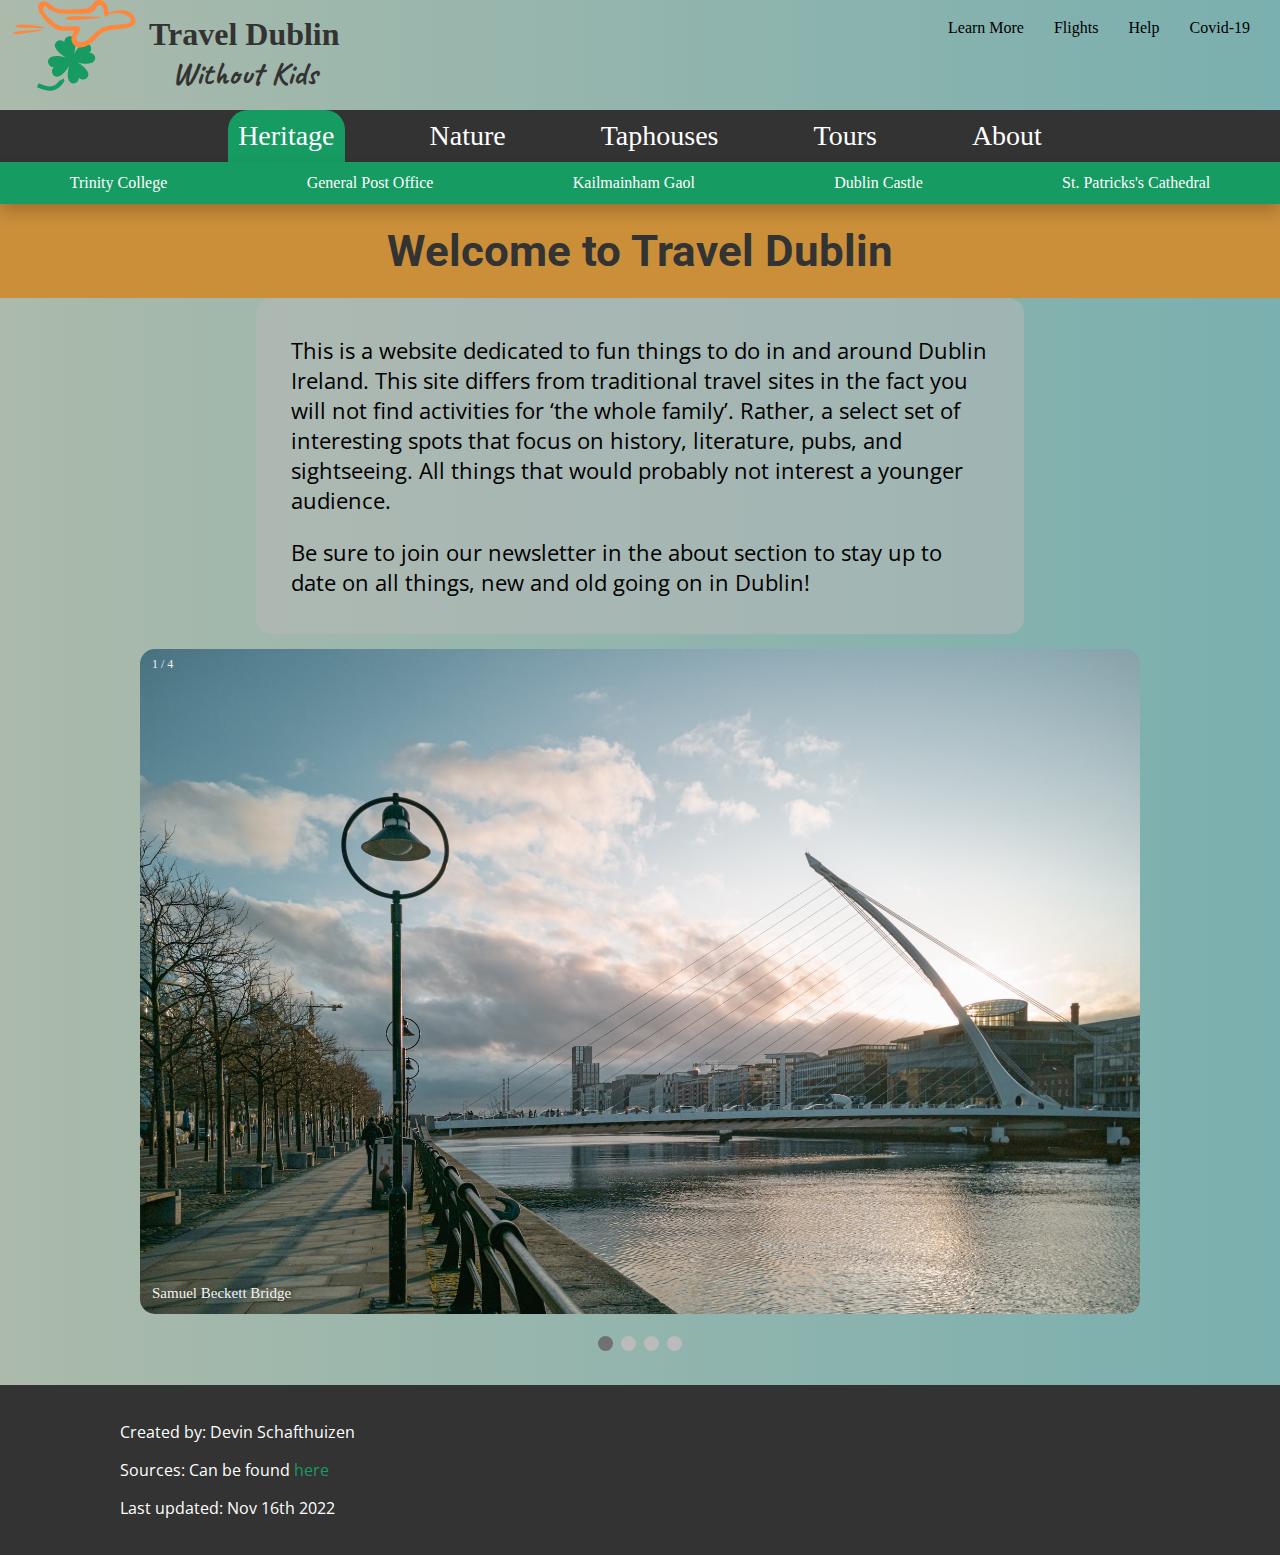
<file: index.html>
<!DOCTYPE html>

<html lang="en">

<head>
    <title>Dublin Guidebook</title>
    <meta charset="UTF-8">
    <meta name="viewport" content="width=device-width, initial-scale=1">

    <link rel="stylesheet" href="css/viewport_styles.css">
    <link rel="stylesheet" href="css/nav_styles.css">
    <link rel="stylesheet" href="css/index_styles.css">

    <link rel="preconnect" href="https://fonts.googleapis.com">
    <link rel="preconnect" href="https://fonts.gstatic.com" crossorigin>
    <link href="https://fonts.googleapis.com/css2?family=Caveat&family=Open+Sans&family=Roboto&display=swap"
        rel="stylesheet">
</head>

<body onload="sawpSubNav(0)">
    <header>
        <div class="icon">
            <a href="index.html"><img src="images/logo.svg" alt="Logo"></a>
            <h2>Travel Dublin<br>
                <!-- code by Jeff Puckett from: https://stackoverflow.com/questions/6846448/two-lines-in-h1-tag -->
                <span class="cursive"> Without Kids</span>
            </h2>
        </div>

        <div class="header-links">
            <a href="About.html#news">Learn More</a>
            <a
                href="https://www.google.com/travel/flights/search?tfs=CBwQAhooagwIAxIIL20vMGg3aDYSCjIwMjMtMDEtMjVyDAgDEggvbS8wMmNmdBooagwIAxIIL20vMDJjZnQSCjIwMjMtMDItMDFyDAgDEggvbS8waDdoNnABggELCP___________wFAAUgBmAEB">Flights</a>
            <a href="https://travel.gc.ca/destinations/ireland">Help</a>
            <a href="https://www.citizensinformation.ie/en/covid19/living_with_covid19_plan.html">Covid-19</a>
        </div>
    </header>


    <nav id="full-nav" class="navbar-grid">
        <ul id="navbar">
            <li id="Nav1">
                <a class="dropdown">Heritage</a>
            </li>
            <li id="Nav2">
                <a class="dropdown">Nature</a>
            </li>
            <li id="Nav3">
                <a class="dropdown">Taphouses</a>
            </li>
            <li id="Nav4">
                <a class="dropdown">Tours</a>
            </li>
            <li id="Nav5">
                <a class="dropdown">About</a>
            </li>
        </ul>

        <ul id="sub-nav">
            <!-- Sub nav drop down menu -->
            <li id="Dropdown1" class="dropdown-content">
                <a href="Heritage.html#trinity">Trinity College</a>
                <a href="Heritage.html#GPO">General Post Office</a>
                <a href="Heritage.html#prision"> Kailmainham Gaol</a>
                <a href="Heritage.html#castle"> Dublin Castle</a>
                <a href="Heritage.html#cathedral"> St. Patricks's Cathedral</a>
            </li>

            <li id="Dropdown2" class="dropdown-content">
                <a href="Nature.html#cliffs">Cliffs of Moher</a>
                <a href="Nature.html#causeway">Gaints Causeway</a>
                <a href="Nature.html#kerry">Ring of Kerry</a>
                <a href="Nature.html#hedges">The Dark Hedges</a>
            </li>

            <li id="Dropdown3" class="dropdown-content">
                <a href="Taphouses.html#Jameson">Jameson Whisky Distillery</a>
                <a href="Taphouses.html#Guinness">Guinness Brewery</a>
                <a href="Taphouses.html#Duke">The Duke Pub</a>
                <a href="Taphouses.html#Brazen">The Brazen Head</a>
                <a href="Taphouses.html#Gravediggers">The Gravediggers</a>
            </li>

            <li id="Dropdown4" class="dropdown-content">
                <a href="Tours.html#musical">Musical Pub Crawl</a>
                <a href="Tours.html#literary">Literary Pub Crawl</a>
                <a href="Tours.html#dodublin">DoDublin Tour Buses</a>
                <a href="Tours.html#bike">Lazy Bike Tours</a>
                <a href="Tours.html#running">Go! Running Tours</a>
            </li>

            <li id="Dropdown5" class="dropdown-content">
                <a href="About.html#news">Newsletter Signup </a>
                <a href="About.html#sources">Sources</a>
                <a href="About.html#thanks">Special Thanks</a>
            </li>
        </ul>
    </nav>

    <section class="page-title">
        <h1>Welcome to Travel Dublin</h1>
    </section>

    <div class="site-description">
        <p>
            This is a website dedicated to fun things to do in and around Dublin Ireland. This site differs from
            traditional travel sites in the fact you will not find activities for ‘the whole family’. Rather, a select
            set of interesting spots that focus on history, literature, pubs, and sightseeing. All things that would
            probably not interest a younger audience.</p>

        <p>
            Be sure to join our newsletter in the about section to stay up to date on all things, new and old going on
            in Dublin!
        </p>
    </div>

    <!-- Code by W3schools from: https://www.w3schools.com/w3css/w3css_slideshow.asp -->
    <div class="slideshow-container">
        <div class="mySlides fade">
            <div class="numbertext">1 / 4</div>
            <img src="images/Index/index_01.jpg" alt="Samuel Beckett Bridge">
            <div class="text">Samuel Beckett Bridge</div>
        </div>

        <div class="mySlides fade">
            <div class="numbertext">2 / 4</div>
            <img src="images/Index/index_02.jpg" alt="Temple Bar">
            <div class="text">Temple Bar</div>
        </div>

        <div class="mySlides fade">
            <div class="numbertext">3 / 4</div>
            <img src="images/Index/index_03.jpg" alt="Trinity College">
            <div class="text">Trinity College</div>
        </div>

        <div class="mySlides fade">
            <div class="numbertext">4 / 4</div>
            <img src="images/Index/index_04.jpg" alt="Cliffs of Moher">
            <div class="text">Cliffs of Moher</div>
        </div>

    </div>
    <br>

    <div style="text-align:center">
        <span class="dot"></span>
        <span class="dot"></span>
        <span class="dot"></span>
        <span class="dot"></span>
    </div>

    <footer>
        <p>Created by: Devin Schafthuizen</p>
        <p>Sources: Can be found <a href="About.html#sources">here</a></p>
        <p>Last updated: Nov 16th 2022</p>
    </footer>



    <script>
        const nav = ["Nav1", "Nav2", "Nav3", "Nav4", "Nav5"];
        const drop = ["Dropdown1", "Dropdown2", "Dropdown3", "Dropdown4", "Dropdown5"];
        const pages = ["Heritage.html", "Nature.html", "Taphouses.html", "Tours.html", "About.html"];

        function sawpSubNav(active) {
            for (let i = 0; i < nav.length; i++) {
                if (i == active) {
                    if (document.getElementById(nav[i]).classList.contains("highlight")) {
                        window.location.href = pages[i];
                    }
                    /* code by W3schools from: https://www.w3schools.com/jsref/event_onclick.asp  */
                    document.getElementById(nav[i]).classList.add("highlight");
                    document.getElementById(drop[i]).classList.add("show-sub-nav");
                } else {
                    document.getElementById(nav[i]).classList.remove("highlight");
                    document.getElementById(drop[i]).classList.remove("show-sub-nav");
                }
            }
        }

        document.getElementById("Nav1").onclick = function () { sawpSubNav(0) };
        document.getElementById("Nav2").onclick = function () { sawpSubNav(1) };
        document.getElementById("Nav3").onclick = function () { sawpSubNav(2) };
        document.getElementById("Nav4").onclick = function () { sawpSubNav(3) };
        document.getElementById("Nav5").onclick = function () { sawpSubNav(4) };

        /* code by W3schools from: https://www.w3schools.com/howto/howto_js_navbar_sticky.asp */
        window.onscroll = function () { stickyNavFunction() };

        var navbar = document.getElementById("full-nav");
        var sticky = navbar.offsetTop;

        function stickyNavFunction() {
            if (window.pageYOffset >= sticky) {
                navbar.classList.add("sticky")
            } else {
                navbar.classList.remove("sticky");
            }
        }

        // Code by W3schools from: https://www.w3schools.com/w3css/w3css_slideshow.asp
        let slideIndex = 0;
        showSlides();
        function showSlides() {
            let i;
            let slides = document.getElementsByClassName("mySlides");
            let dots = document.getElementsByClassName("dot");
            for (i = 0; i < slides.length; i++) {
                slides[i].style.display = "none";
            }
            slideIndex++;
            if (slideIndex > slides.length) { slideIndex = 1 }
            for (i = 0; i < dots.length; i++) {
                dots[i].className = dots[i].className.replace(" active-dot", "");
            }
            slides[slideIndex - 1].style.display = "block";
            dots[slideIndex - 1].className += " active-dot";
            setTimeout(showSlides, 3000); // Change image every 3 seconds
        }
    </script>

</body>

</html>
</file>
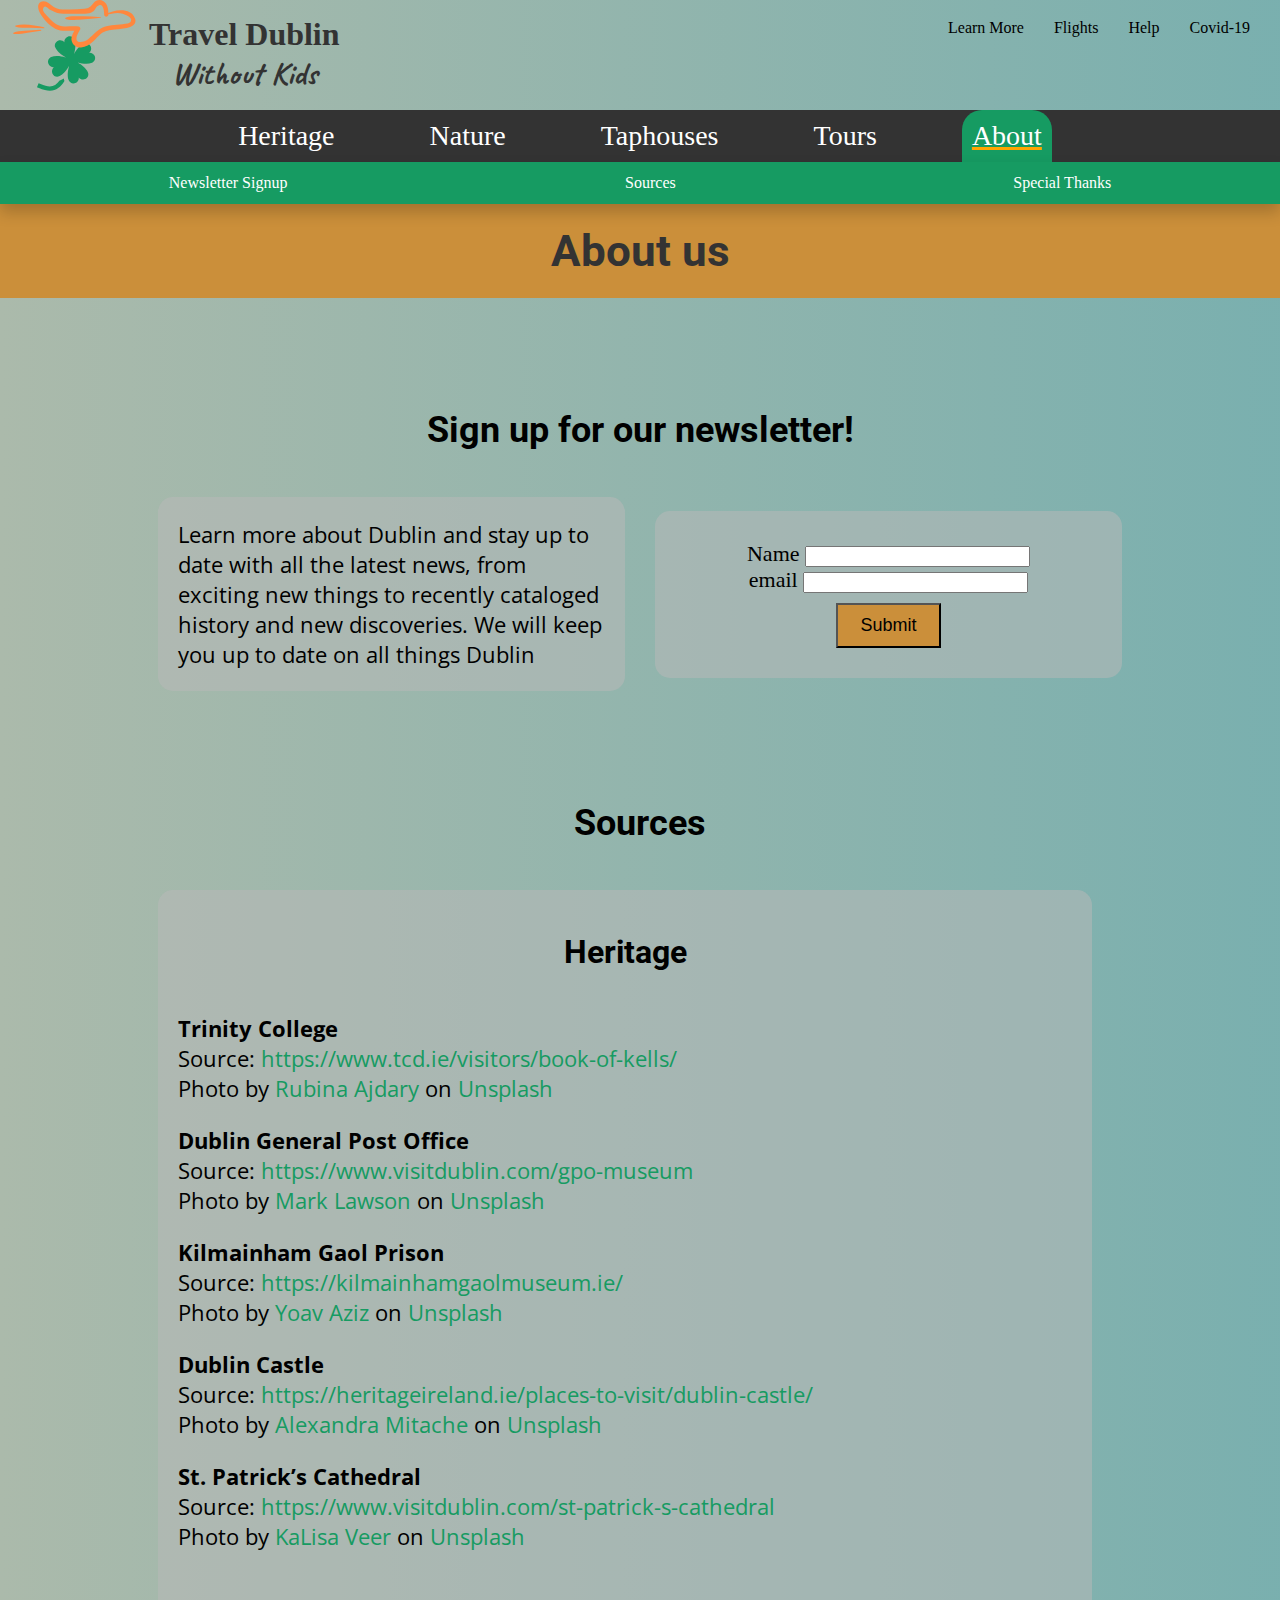
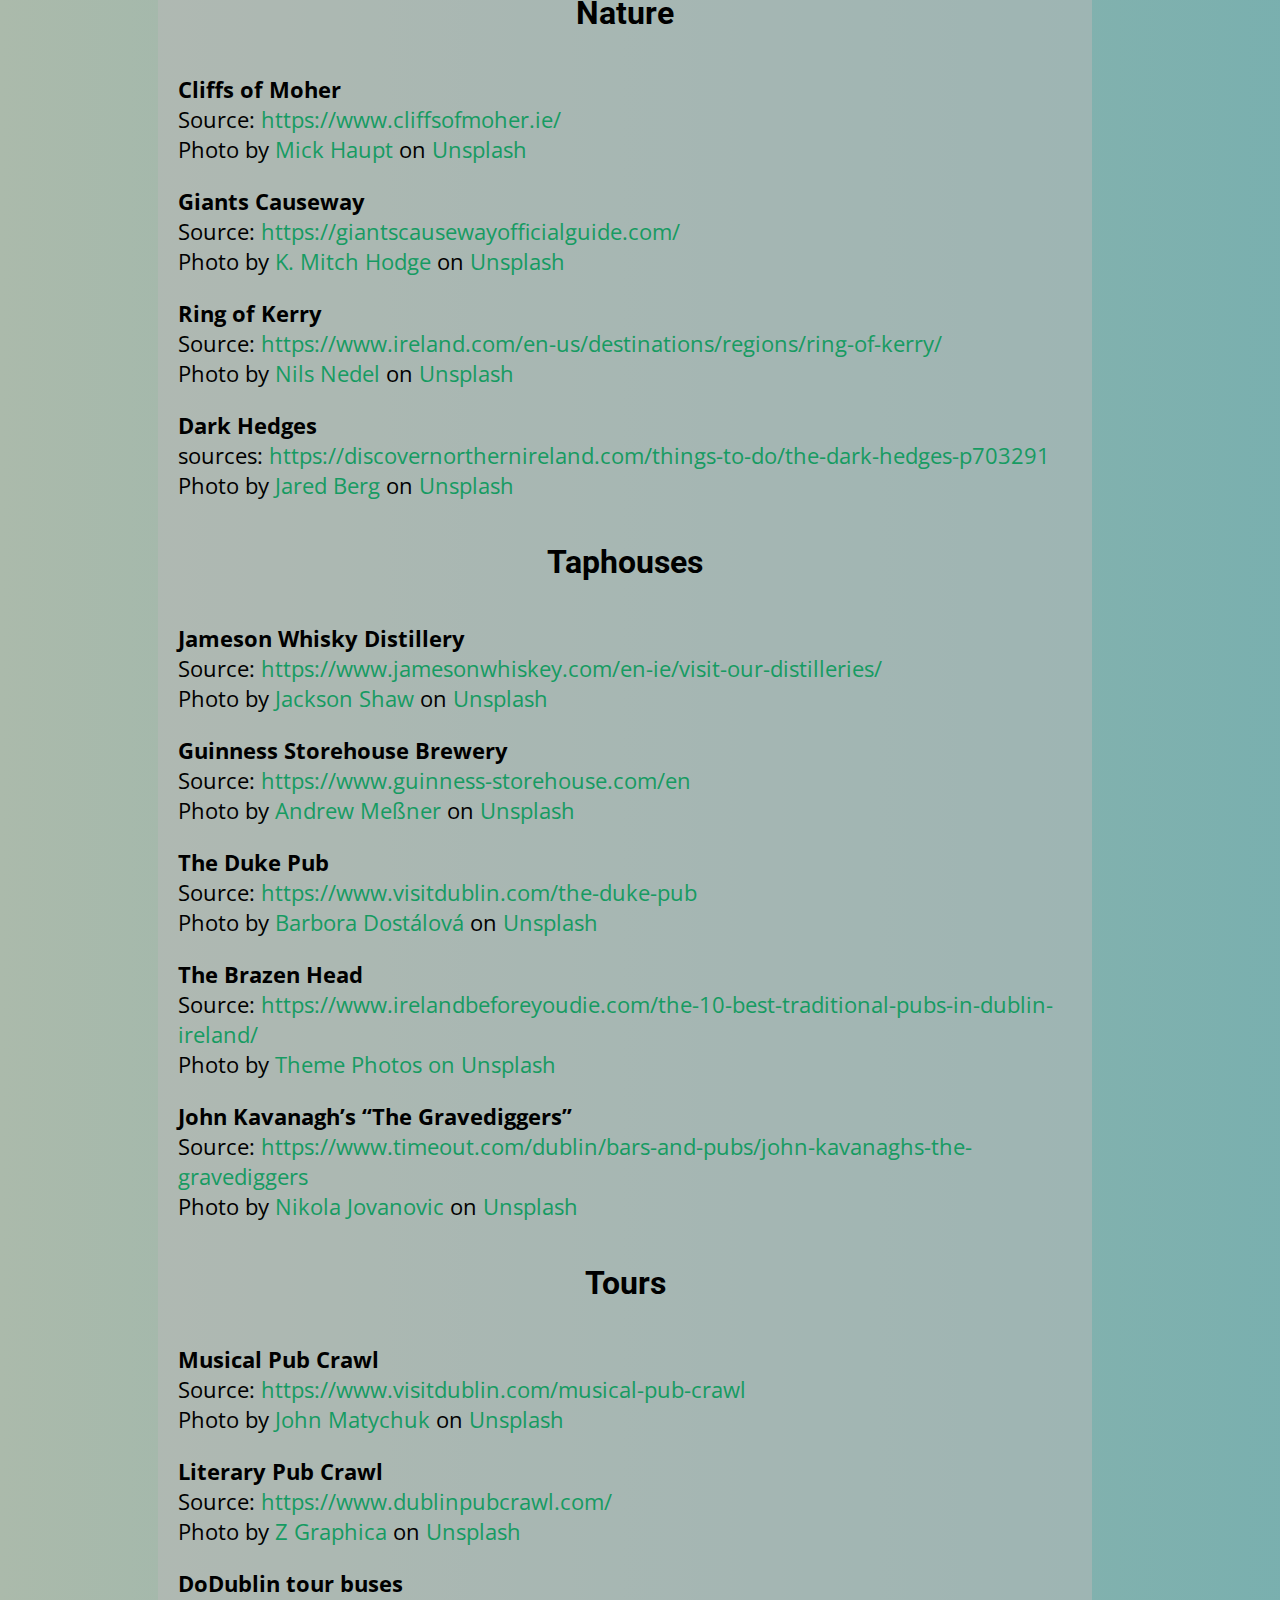
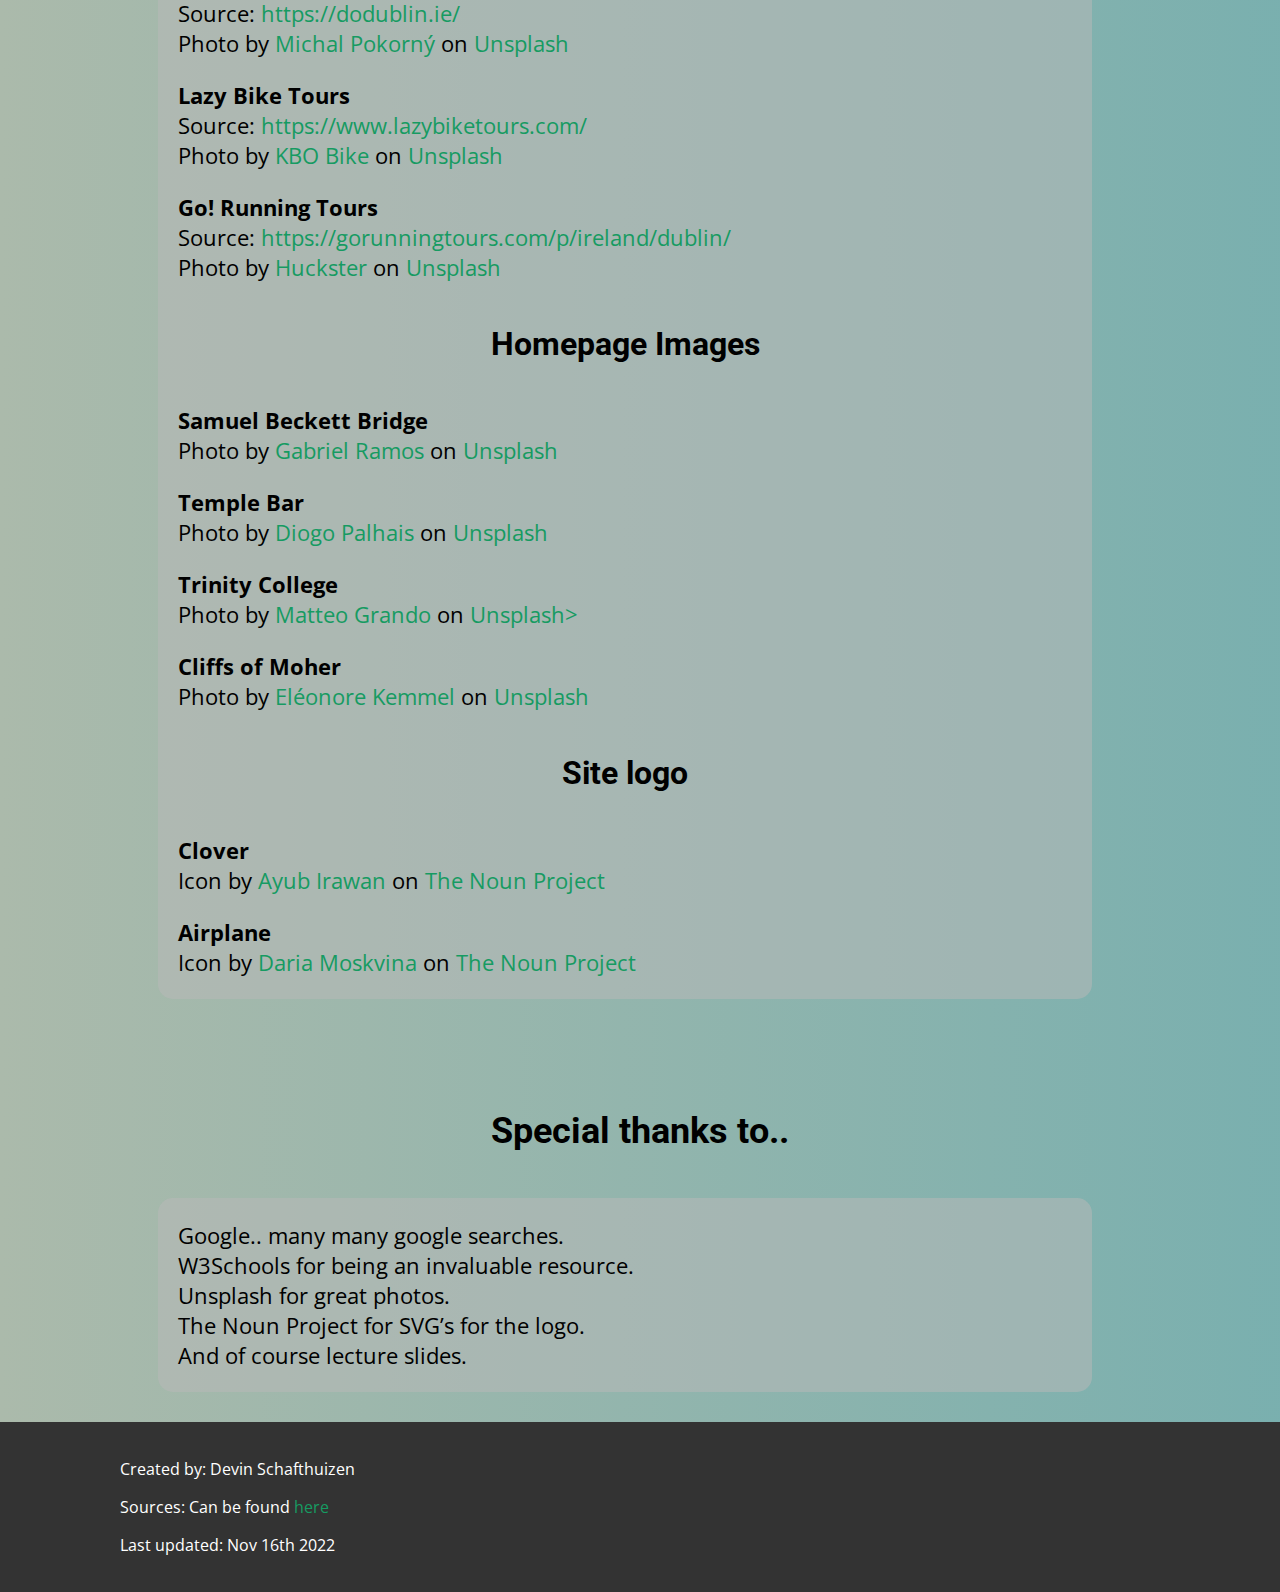
<file: About.html>
<!DOCTYPE html>

<html lang="en">

<head>
    <title>Dublin Guidebook</title>
    <meta charset="UTF-8">
    <meta name="viewport" content="width=device-width, initial-scale=1">

    <link rel="stylesheet" href="css/viewport_styles.css">
    <link rel="stylesheet" href="css/nav_styles.css">
    <link rel="stylesheet" href="css/content_box_styles.css">

    <link rel="preconnect" href="https://fonts.googleapis.com">
    <link rel="preconnect" href="https://fonts.gstatic.com" crossorigin>
    <link href="https://fonts.googleapis.com/css2?family=Caveat&family=Open+Sans&family=Roboto&display=swap"
        rel="stylesheet">
</head>

<body onload="sawpSubNav(4)">
    <header>
        <div class="icon">
            <a href="index.html"><img src="images/logo.svg" alt="Logo"></a>
            <h2>Travel Dublin<br>
                <!-- code by Jeff Puckett from: https://stackoverflow.com/questions/6846448/two-lines-in-h1-tag -->
                <span class="cursive"> Without Kids</span>
            </h2>
        </div>

        <div class="header-links">
            <a href="About.html#news">Learn More</a>
            <a
                href="https://www.google.com/travel/flights/search?tfs=CBwQAhooagwIAxIIL20vMGg3aDYSCjIwMjMtMDEtMjVyDAgDEggvbS8wMmNmdBooagwIAxIIL20vMDJjZnQSCjIwMjMtMDItMDFyDAgDEggvbS8waDdoNnABggELCP___________wFAAUgBmAEB">Flights</a>
            <a href="https://travel.gc.ca/destinations/ireland">Help</a>
            <a href="https://www.citizensinformation.ie/en/covid19/living_with_covid19_plan.html">Covid-19</a>
        </div>
    </header>


    <nav id="full-nav" class="navbar-grid">
        <ul id="navbar">
            <li id="Nav1">
                <a class="dropdown">Heritage</a>
            </li>
            <li id="Nav2">
                <a class="dropdown">Nature</a>
            </li>
            <li id="Nav3">
                <a class="dropdown">Taphouses</a>
            </li>
            <li id="Nav4">
                <a class="dropdown">Tours</a>
            </li>
            <li id="Nav5">
                <a class="dropdown active">About</a>
            </li>
        </ul>

        <ul id="sub-nav">
            <!-- Sub nav drop down menu -->
            <li id="Dropdown1" class="dropdown-content">
                <a href="Heritage.html#trinity">Trinity College</a>
                <a href="Heritage.html#GPO">General Post Office</a>
                <a href="Heritage.html#prision"> Kailmainham Gaol</a>
                <a href="Heritage.html#castle"> Dublin Castle</a>
                <a href="Heritage.html#cathedral"> St. Patricks's Cathedral</a>
            </li>

            <li id="Dropdown2" class="dropdown-content">
                <a href="Nature.html#cliffs">Cliffs of Moher</a>
                <a href="Nature.html#causeway">Gaints Causeway</a>
                <a href="Nature.html#kerry">Ring of Kerry</a>
                <a href="Nature.html#hedges">The Dark Hedges</a>
            </li>

            <li id="Dropdown3" class="dropdown-content">
                <a href="Taphouses.html#Jameson">Jameson Whisky Distillery</a>
                <a href="Taphouses.html#Guinness">Guinness Brewery</a>
                <a href="Taphouses.html#Duke">The Duke Pub</a>
                <a href="Taphouses.html#Brazen">The Brazen Head</a>
                <a href="Taphouses.html#Gravediggers">The Gravediggers</a>
            </li>

            <li id="Dropdown4" class="dropdown-content">
                <a href="Tours.html#musical">Musical Pub Crawl</a>
                <a href="Tours.html#literary">Literary Pub Crawl</a>
                <a href="Tours.html#dodublin">DoDublin Tour Buses</a>
                <a href="Tours.html#bike">Lazy Bike Tours</a>
                <a href="Tours.html#running">Go! Running Tours</a>
            </li>

            <li id="Dropdown5" class="dropdown-content">
                <a href="About.html#news">Newsletter Signup </a>
                <a href="About.html#sources">Sources</a>
                <a href="About.html#thanks">Special Thanks</a>
            </li>
        </ul>
    </nav>

    <section class="page-title">
        <h1>About us</h1>
    </section>

    <!-- News letter signup Section -->
    <a id="news"> </a>
    <section class="parent-grid center">
        <div class="parent-title">
            <h3>Sign up for our newsletter!</h3>
        </div>
        <div class="parent-description about">
            <p>Learn more about Dublin and stay up to date with all the latest news, from exciting new things to
                recently cataloged
                history and new discoveries. We will keep you up to date on all things Dublin
            </p>
        </div>
        <div class="parent-description about">
            <div class="newsletter-signup">
                Name <input type=text name="name" size=25><br>
                email <input type=text name="email" size=25><br>
                <button id="join" class="newsletter-button">Submit</button>
            </div>
        </div>
    </section>


    <!-- sources Section -->
    <a id="sources"></a>
    <section class="parent-grid center about">
        <div class="parent-title">
            <h3>Sources</h3>
        </div>
        <div class="parent-description about center">
            <h4>Heritage</h4>
            <p>
                <strong>Trinity College</strong><br>
                Source: <a
                    href="https://www.tcd.ie/visitors/book-of-kells/">https://www.tcd.ie/visitors/book-of-kells/</a><br>
                Photo by <a
                    href="https://unsplash.com/@rubinaajdary?utm_source=unsplash&utm_medium=referral&utm_content=creditCopyText">Rubina
                    Ajdary</a> on <a
                    href="https://unsplash.com/s/photos/book-of-kells?utm_source=unsplash&utm_medium=referral&utm_content=creditCopyText">Unsplash</a>
            </p>
            <p>
                <strong>Dublin General Post Office</strong><br>
                Source: <a href="https://www.visitdublin.com/gpo-museum">https://www.visitdublin.com/gpo-museum</a><br>
                Photo by <a
                    href="https://unsplash.com/@mark_lawson?utm_source=unsplash&utm_medium=referral&utm_content=creditCopyText">Mark
                    Lawson</a> on <a
                    href="https://unsplash.com/s/photos/dublin-general-post-office?utm_source=unsplash&utm_medium=referral&utm_content=creditCopyText">Unsplash</a>
            </p>
            <p>
                <strong>Kilmainham Gaol Prison</strong><br>
                Source: <a href="https://kilmainhamgaolmuseum.ie/">https://kilmainhamgaolmuseum.ie/</a><br>
                Photo by <a
                    href="https://unsplash.com/@yoavaziz?utm_source=unsplash&utm_medium=referral&utm_content=creditCopyText">Yoav
                    Aziz</a> on <a
                    href="https://unsplash.com/s/photos/kilmainham-gaol?utm_source=unsplash&utm_medium=referral&utm_content=creditCopyText">Unsplash</a>
            </p>
            <p>
                <strong>Dublin Castle</strong><br>
                Source: <a
                    href="https://heritageireland.ie/places-to-visit/dublin-castle/">https://heritageireland.ie/places-to-visit/dublin-castle/</a><br>
                Photo by <a
                    href="https://unsplash.com/@ilincayolanda?utm_source=unsplash&utm_medium=referral&utm_content=creditCopyText">Alexandra
                    Mitache</a> on <a
                    href="https://unsplash.com/s/photos/dublin-castle?utm_source=unsplash&utm_medium=referral&utm_content=creditCopyText">Unsplash</a>
            </p>
            <p>
                <strong>St. Patrick’s Cathedral</strong><br>
                Source: <a
                    href="https://www.visitdublin.com/st-patrick-s-cathedral">https://www.visitdublin.com/st-patrick-s-cathedral</a><br>
                Photo by <a
                    href="https://unsplash.com/@kalisaveer?utm_source=unsplash&utm_medium=referral&utm_content=creditCopyText">KaLisa
                    Veer</a> on <a
                    href="https://unsplash.com/s/photos/st.-patrick%E2%80%99s-cathedral?utm_source=unsplash&utm_medium=referral&utm_content=creditCopyText">Unsplash</a>
            </p>

            <h4>Nature</h4>
            <p>
                <strong>Cliffs of Moher</strong><br>
                Source: <a href="https://www.cliffsofmoher.ie/">https://www.cliffsofmoher.ie/</a><br>
                Photo by <a
                    href="https://unsplash.com/@rocinante_11?utm_source=unsplash&utm_medium=referral&utm_content=creditCopyText">Mick
                    Haupt</a> on <a
                    href="https://unsplash.com/s/photos/cliffs-of-moher?utm_source=unsplash&utm_medium=referral&utm_content=creditCopyText">Unsplash</a>
            </p>
            <p>
                <strong>Giants Causeway</strong><br>
                Source: <a
                    href="https://giantscausewayofficialguide.com/">https://giantscausewayofficialguide.com/</a><br>
                Photo by <a
                    href="https://unsplash.com/@kmitchhodge?utm_source=unsplash&utm_medium=referral&utm_content=creditCopyText">K.
                    Mitch Hodge</a> on <a
                    href="https://unsplash.com/s/photos/giants-causeway?utm_source=unsplash&utm_medium=referral&utm_content=creditCopyText">Unsplash</a>
            </p>
            <p>
                <strong>Ring of Kerry</strong><br>
                Source: <a
                    href="https://www.ireland.com/en-us/destinations/regions/ring-of-kerry/">https://www.ireland.com/en-us/destinations/regions/ring-of-kerry/</a><br>
                Photo by <a
                    href="https://unsplash.com/@nilsnedel?utm_source=unsplash&utm_medium=referral&utm_content=creditCopyText">Nils
                    Nedel</a> on <a
                    href="https://unsplash.com/s/photos/Ring-of-Kerry?utm_source=unsplash&utm_medium=referral&utm_content=creditCopyText">Unsplash</a>
            </p>
            <p>
                <strong>Dark Hedges</strong><br>
                sources: <a
                    href="https://discovernorthernireland.com/things-to-do/the-dark-hedges-p703291">https://discovernorthernireland.com/things-to-do/the-dark-hedges-p703291</a><br>
                Photo by <a
                    href="https://unsplash.com/@jaredberg?utm_source=unsplash&utm_medium=referral&utm_content=creditCopyText">Jared
                    Berg</a> on <a
                    href="https://unsplash.com/s/photos/dark-hedges?utm_source=unsplash&utm_medium=referral&utm_content=creditCopyText">Unsplash</a>
            </p>

            <h4>Taphouses</h4>
            <p>
                <strong>Jameson Whisky Distillery</strong><br>
                Source: <a
                    href="https://www.jamesonwhiskey.com/en-ie/visit-our-distilleries/">https://www.jamesonwhiskey.com/en-ie/visit-our-distilleries/</a><br>
                Photo by <a
                    href="https://unsplash.com/@dunkirk?utm_source=unsplash&utm_medium=referral&utm_content=creditCopyText">Jackson
                    Shaw</a> on <a
                    href="https://unsplash.com/s/photos/jameson-distillery?utm_source=unsplash&utm_medium=referral&utm_content=creditCopyText">Unsplash</a>
            </p>
            <p>
                <strong>Guinness Storehouse Brewery</strong><br>
                Source: <a href="https://www.guinness-storehouse.com/en">https://www.guinness-storehouse.com/en</a><br>
                Photo by <a
                    href="https://unsplash.com/@scho_and?utm_source=unsplash&utm_medium=referral&utm_content=creditCopyText">Andrew
                    Meßner</a> on <a
                    href="https://unsplash.com/s/photos/guinness?utm_source=unsplash&utm_medium=referral&utm_content=creditCopyText">Unsplash</a>
            </p>
            <p>
                <strong>The Duke Pub</strong><br>
                Source: <a
                    href="https://www.visitdublin.com/the-duke-pub">https://www.visitdublin.com/the-duke-pub</a><br>
                Photo by <a
                    href="https://unsplash.com/es/@bydostalova?utm_source=unsplash&utm_medium=referral&utm_content=creditCopyText">Barbora
                    Dostálová</a> on <a
                    href="https://unsplash.com/s/photos/ireland-pubs?utm_source=unsplash&utm_medium=referral&utm_content=creditCopyText">Unsplash</a>
            </p>
            <p>
                <strong>The Brazen Head</strong><br>
                Source: <a
                    href="https://www.irelandbeforeyoudie.com/the-10-best-traditional-pubs-in-dublin-ireland/">https://www.irelandbeforeyoudie.com/the-10-best-traditional-pubs-in-dublin-ireland/</a><br>
                Photo by <a
                    href="https://unsplash.com/@themephotos?utm_source=unsplash&utm_medium=referral&utm_content=creditCopyText">Theme
                    Photos on</a> <a
                    href="https://unsplash.com/s/photos/pubs?utm_source=unsplash&utm_medium=referral&utm_content=creditCopyText">Unsplash</a>
            </p>
            <p>
                <strong>John Kavanagh’s “The Gravediggers”</strong><br>
                Source: <a
                    href="https://www.timeout.com/dublin/bars-and-pubs/john-kavanaghs-the-gravediggers">https://www.timeout.com/dublin/bars-and-pubs/john-kavanaghs-the-gravediggers</a><br>
                Photo by <a
                    href="https://unsplash.com/@danteov_seen?utm_source=unsplash&utm_medium=referral&utm_content=creditCopyText">Nikola
                    Jovanovic</a> on <a
                    href="https://unsplash.com/s/photos/pubs?utm_source=unsplash&utm_medium=referral&utm_content=creditCopyText">Unsplash</a>
            </p>

            <h4>Tours</h4>
            <p>
                <strong>Musical Pub Crawl</strong><br>
                Source: <a
                    href="https://www.visitdublin.com/musical-pub-crawl">https://www.visitdublin.com/musical-pub-crawl</a><br>
                Photo by <a
                    href="https://unsplash.com/@john_matychuk?utm_source=unsplash&utm_medium=referral&utm_content=creditCopyText">John
                    Matychuk</a> on <a
                    href="https://unsplash.com/s/photos/music-pub-crawl?utm_source=unsplash&utm_medium=referral&utm_content=creditCopyText">Unsplash</a>
            </p>
            <p>
                <strong>Literary Pub Crawl</strong><br>
                Source: <a href="https://www.dublinpubcrawl.com/">https://www.dublinpubcrawl.com/</a><br>
                Photo by <a
                    href="https://unsplash.com/@kiki_1323?utm_source=unsplash&utm_medium=referral&utm_content=creditCopyText">Z
                    Graphica</a> on <a
                    href="https://unsplash.com/s/photos/books-and-pubs?utm_source=unsplash&utm_medium=referral&utm_content=creditCopyText">Unsplash</a>
            </p>
            <p>
                <strong>DoDublin tour buses</strong><br>
                Source: <a href="https://dodublin.ie/">https://dodublin.ie/</a><br>
                Photo by <a
                    href="https://unsplash.com/@pokornymichal?utm_source=unsplash&utm_medium=referral&utm_content=creditCopyText">Michal
                    Pokorný</a> on <a
                    href="https://unsplash.com/s/photos/double-decker-dublin?utm_source=unsplash&utm_medium=referral&utm_content=creditCopyText">Unsplash</a>
            </p>
            <p>
                <strong>Lazy Bike Tours</strong><br>
                Source: <a href="https://www.lazybiketours.com/">https://www.lazybiketours.com/</a><br>
                Photo by <a
                    href="https://unsplash.com/@kbobike?utm_source=unsplash&utm_medium=referral&utm_content=creditCopyText">KBO
                    Bike</a> on <a
                    href="https://unsplash.com/s/photos/ebike?utm_source=unsplash&utm_medium=referral&utm_content=creditCopyText">Unsplash</a>
            </p>
            <p>
                <strong>Go! Running Tours</strong><br>
                Source: <a
                    href="https://gorunningtours.com/p/ireland/dublin/">https://gorunningtours.com/p/ireland/dublin/</a><br>
                Photo by <a
                    href="https://unsplash.com/@huckster?utm_source=unsplash&utm_medium=referral&utm_content=creditCopyText">Huckster</a>
                on <a
                    href="https://unsplash.com/s/photos/running-group?utm_source=unsplash&utm_medium=referral&utm_content=creditCopyText">Unsplash</a>
            </p>

            <h4>Homepage Images</h4>
            <p>
                <strong> Samuel Beckett Bridge </strong> <br>
                Photo by <a
                    href="https://unsplash.com/@gabrieluizramos?utm_source=unsplash&utm_medium=referral&utm_content=creditCopyText">Gabriel
                    Ramos</a> on <a
                    href="https://unsplash.com/s/photos/Dublin?utm_source=unsplash&utm_medium=referral&utm_content=creditCopyText">
                    Unsplash</a><br>
            </p>
            <p>
                <strong>Temple Bar</strong><br>
                Photo by <a
                    href="https://unsplash.com/@diogopalhais?utm_source=unsplash&utm_medium=referral&utm_content=creditCopyText">Diogo
                    Palhais </a> on <a
                    href="https://unsplash.com/s/photos/Dublin?utm_source=unsplash&utm_medium=referral&utm_content=creditCopyText">Unsplash</a><br>
            </p>
            <p>
                <strong>Trinity College</strong><br>
                Photo by <a
                    href="https://unsplash.com/es/@mang5ta?utm_source=unsplash&utm_medium=referral&utm_content=creditCopyText">Matteo
                    Grando</a> on <a
                    href="https://unsplash.com/?utm_source=unsplash&utm_medium=referral&utm_content=creditCopyText">Unsplash></a><br>
            </P>
            <p>
                <strong>Cliffs of Moher</strong><br>
                Photo by <a
                    href="https://unsplash.com/@ekemmel?utm_source=unsplash&utm_medium=referral&utm_content=creditCopyText">
                    Eléonore Kemmel</a> on <a
                    href="https://unsplash.com/s/photos/cliffs-of-moher?utm_source=unsplash&utm_medium=referral&utm_content=creditCopyText">Unsplash
                </a>
            </P>

            <h4>Site logo</h4>
            <p>
                <strong>Clover</strong><br>
                Icon by <a href=”https://thenounproject.com/ayub12/”>
                    Ayub Irawan</a> on <a href=”https://thenounproject.com/icon/clover-3393550/”>The Noun Project
                </a>
            </p>
            <p>
                <strong>Airplane</strong><br>
                Icon by <a href=”https://thenounproject.com/dasska/”>
                    Daria Moskvina</a> on <a href=”https://thenounproject.com/icon/plane-1560711/”>The Noun Project
                </a>
            </p>

        </div>
    </section>

    <!-- sources Section -->
    <a id="thanks">
        <section class="parent-grid center about">
            <div class="parent-title">
                <h3>Special thanks to..</h3>
            </div>
            <div class="parent-description about">
                <p> Google.. many many google searches. <br>
                    W3Schools for being an invaluable resource. <br>
                    Unsplash for great photos.<br>
                    The Noun Project for SVG’s for the logo.<br>
                    And of course lecture slides.
                </p>
            </div>
        </section>
    </a>

    <div id="popup" class="signup">
        <p>
            Thanks for signing up! &#129303;
        </p>
    </div>

    <footer>
        <p>Created by: Devin Schafthuizen</p>
        <p>Sources: Can be found <a href="About.html#sources">here</a></p>
        <p>Last updated: Nov 16th 2022</p>
    </footer>



    <script>
        const nav = ["Nav1", "Nav2", "Nav3", "Nav4", "Nav5"];
        const drop = ["Dropdown1", "Dropdown2", "Dropdown3", "Dropdown4", "Dropdown5"];
        const pages = ["Heritage.html", "Nature.html", "Taphouses.html", "Tours.html", "About.html"];

        function sawpSubNav(active) {
            for (let i = 0; i < nav.length; i++) {
                if (i == active) {
                    if (document.getElementById(nav[i]).classList.contains("highlight")) {
                        window.location.href = pages[i];
                    }
                    /* code by W3schools from: https://www.w3schools.com/jsref/event_onclick.asp  */
                    document.getElementById(nav[i]).classList.add("highlight");
                    document.getElementById(drop[i]).classList.add("show-sub-nav");
                } else {
                    document.getElementById(nav[i]).classList.remove("highlight");
                    document.getElementById(drop[i]).classList.remove("show-sub-nav");
                }
            }
        }

        document.getElementById("Nav1").onclick = function () { sawpSubNav(0) };
        document.getElementById("Nav2").onclick = function () { sawpSubNav(1) };
        document.getElementById("Nav3").onclick = function () { sawpSubNav(2) };
        document.getElementById("Nav4").onclick = function () { sawpSubNav(3) };
        document.getElementById("Nav5").onclick = function () { sawpSubNav(4) };

        /* code by W3schools from: https://www.w3schools.com/howto/howto_js_navbar_sticky.asp */
        window.onscroll = function () { stickyNavFunction() };

        var navbar = document.getElementById("full-nav");
        var sticky = navbar.offsetTop;

        function stickyNavFunction() {
            if (window.pageYOffset >= sticky) {
                navbar.classList.add("sticky")
            } else {
                navbar.classList.remove("sticky");
            }
        }

        /* code inspired by theInsideDiv from: https://insidethediv.com/how-to-create-popup-modal-box-in-javascript */
        document.getElementById("join").onclick = function () { showJoin() };
        function showJoin() {
            document.getElementById("popup").classList.add("show");
            setTimeout(closeJoin, 3000);
        }

        function closeJoin() {
            document.getElementById("popup").classList.remove("show");
        }
    </script>

</body>

</html>
</file>
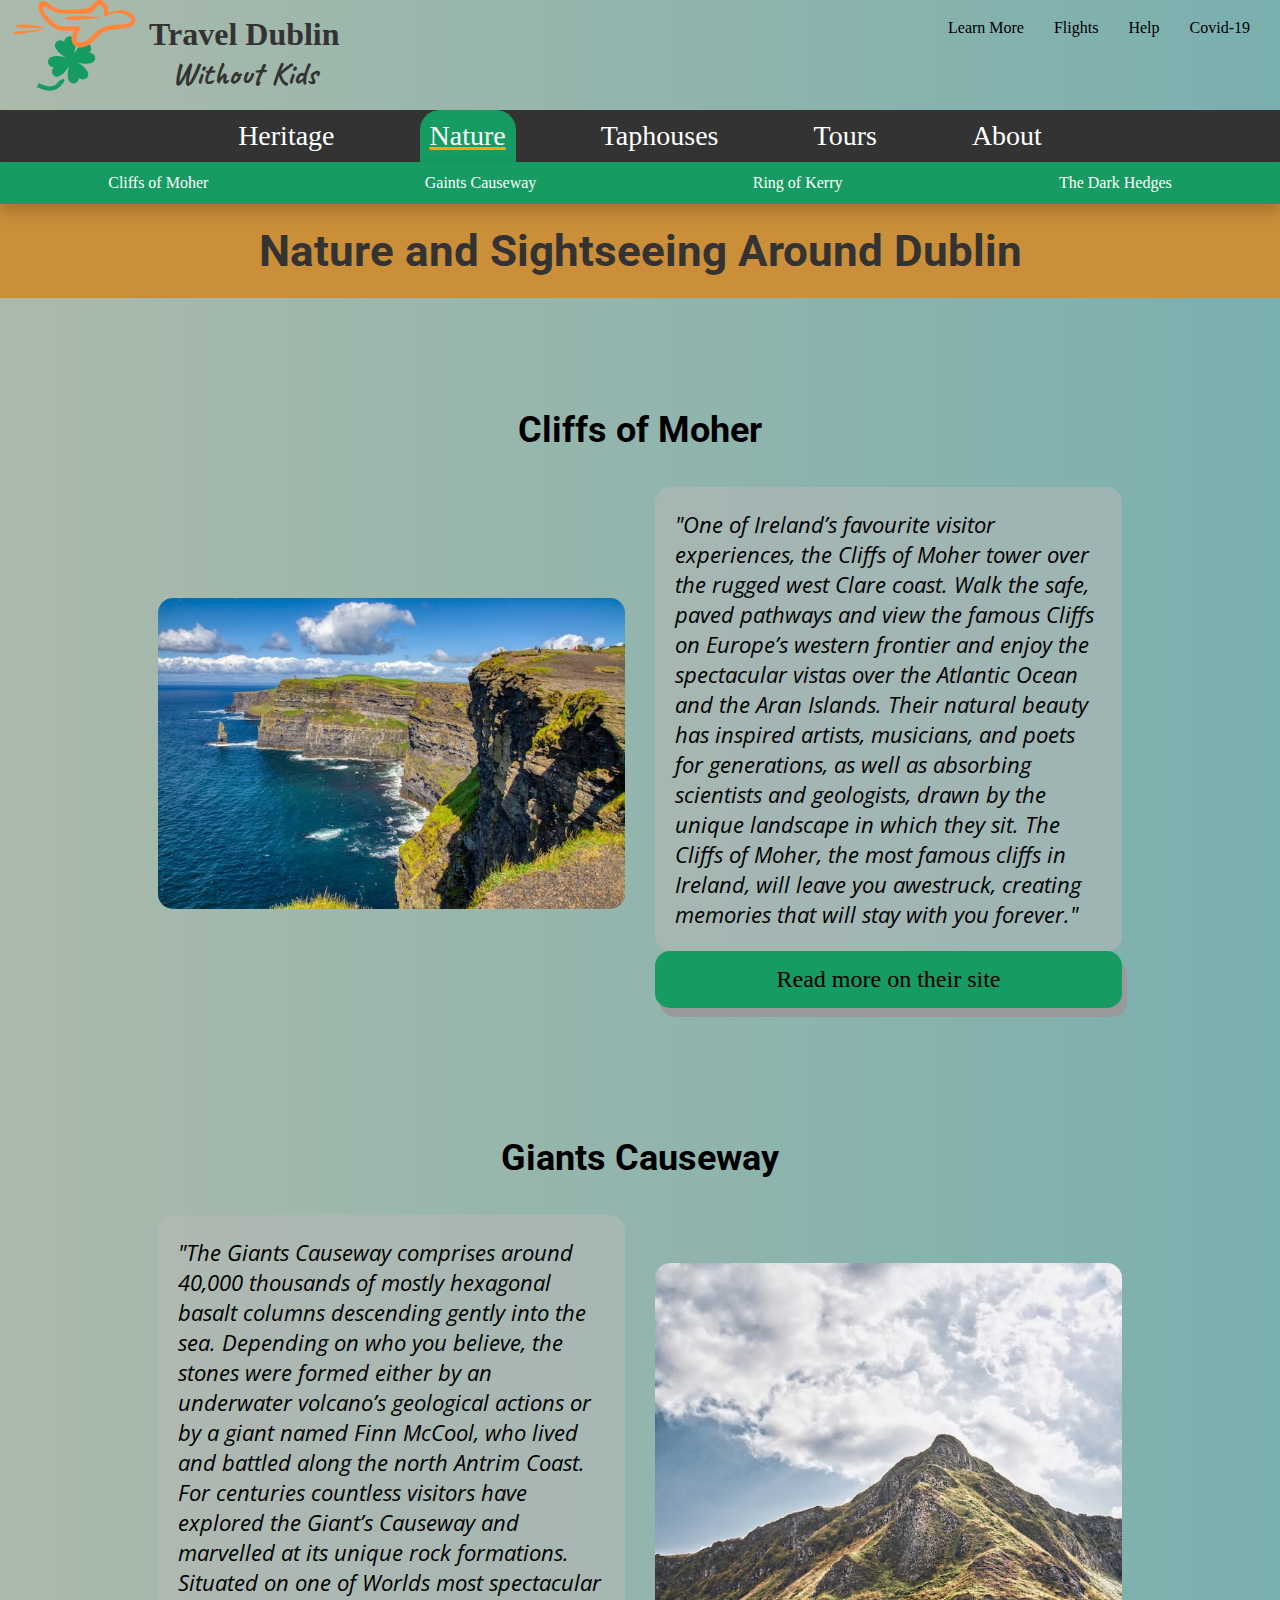
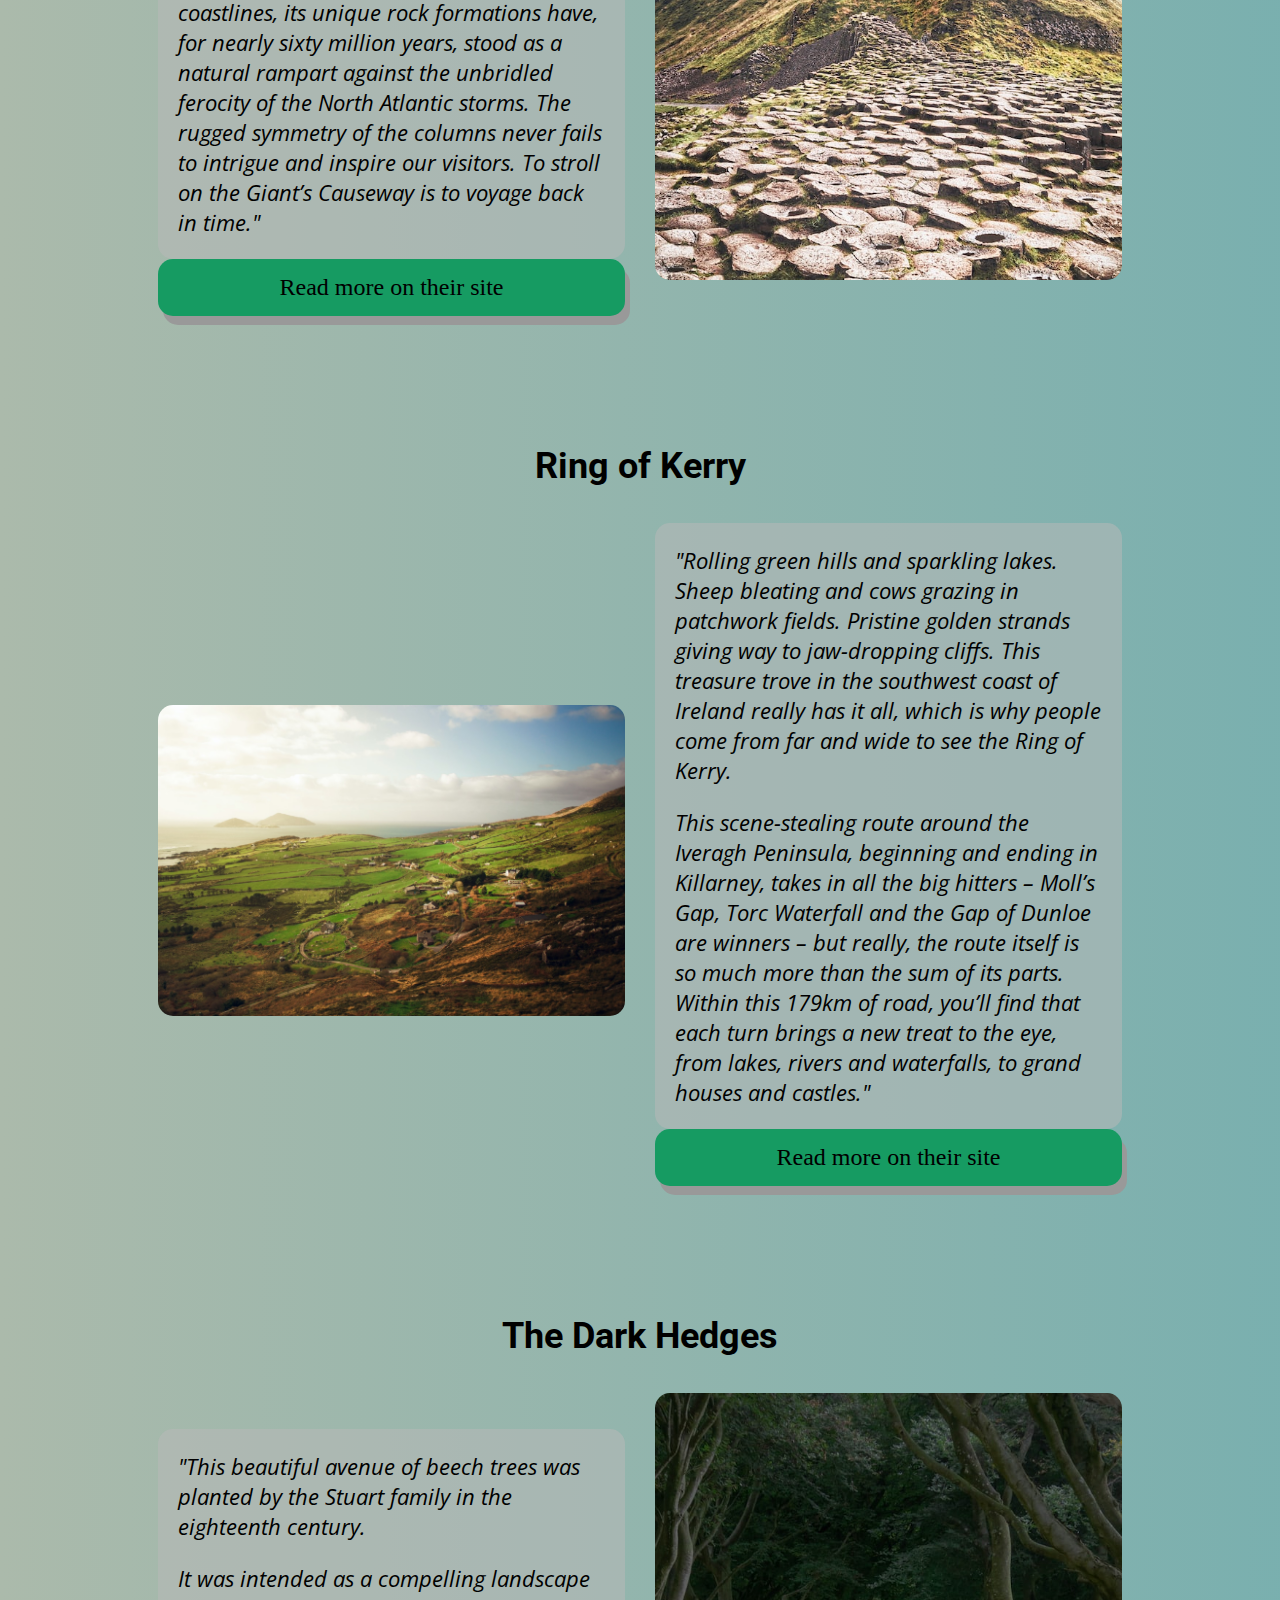
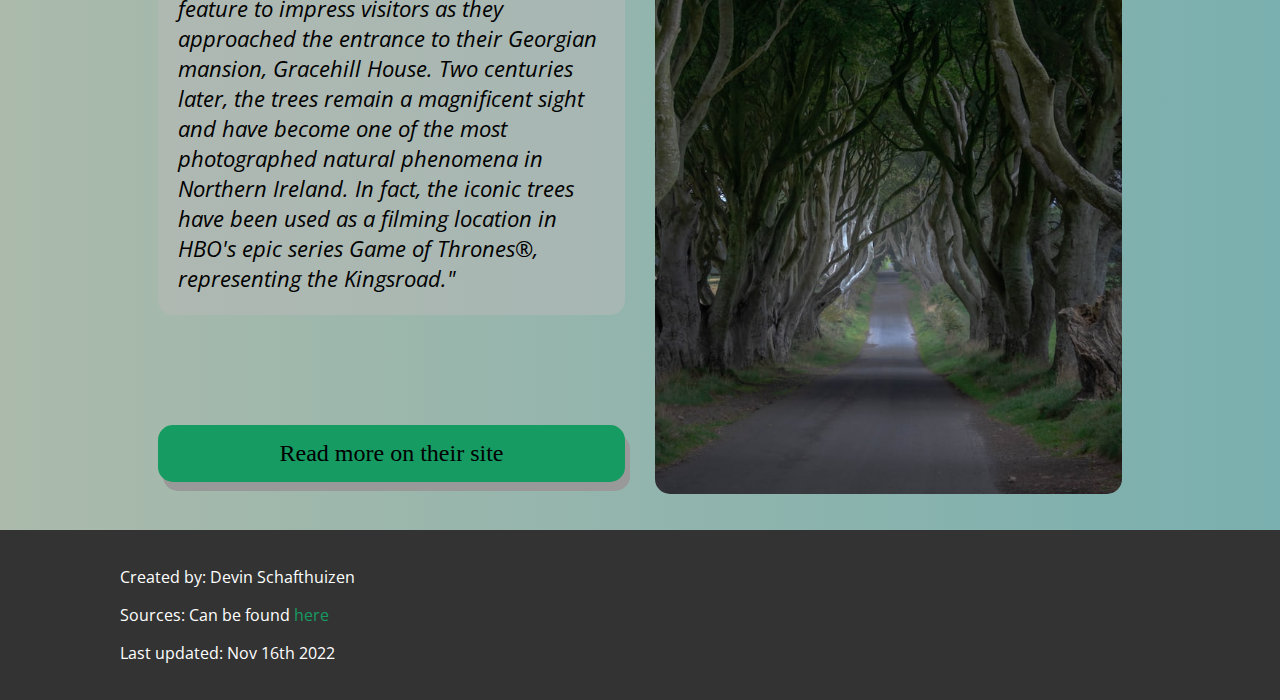
<file: Nature.html>
<!DOCTYPE html>

<html lang="en">

<head>
    <title>Dublin Guidebook</title>
    <meta charset="UTF-8">
    <meta name="viewport" content="width=device-width, initial-scale=1">

    <link rel="stylesheet" href="css/viewport_styles.css">
    <link rel="stylesheet" href="css/nav_styles.css">
    <link rel="stylesheet" href="css/content_box_styles.css">

    <link rel="preconnect" href="https://fonts.googleapis.com">
    <link rel="preconnect" href="https://fonts.gstatic.com" crossorigin>
    <link href="https://fonts.googleapis.com/css2?family=Caveat&family=Open+Sans&family=Roboto&display=swap"
        rel="stylesheet">
</head>

<body onload="sawpSubNav(1)">
    <header>
        <div class="icon">
            <a href="index.html"><img src="images/logo.svg" alt="Logo"></a>
            <h2>Travel Dublin<br>
                <!-- code by Jeff Puckett from: https://stackoverflow.com/questions/6846448/two-lines-in-h1-tag -->
                <span class="cursive"> Without Kids</span>
            </h2>
        </div>

        <div class="header-links">
            <a href="About.html#news">Learn More</a>
            <a
                href="https://www.google.com/travel/flights/search?tfs=CBwQAhooagwIAxIIL20vMGg3aDYSCjIwMjMtMDEtMjVyDAgDEggvbS8wMmNmdBooagwIAxIIL20vMDJjZnQSCjIwMjMtMDItMDFyDAgDEggvbS8waDdoNnABggELCP___________wFAAUgBmAEB">Flights</a>
            <a href="https://travel.gc.ca/destinations/ireland">Help</a>
            <a href="https://www.citizensinformation.ie/en/covid19/living_with_covid19_plan.html">Covid-19</a>
        </div>
    </header>


    <nav id="full-nav" class="navbar-grid">
        <ul id="navbar">
            <li id="Nav1">
                <a class="dropdown">Heritage</a>
            </li>
            <li id="Nav2">
                <a class="dropdown active">Nature</a>
            </li>
            <li id="Nav3">
                <a class="dropdown">Taphouses</a>
            </li>
            <li id="Nav4">
                <a class="dropdown">Tours</a>
            </li>
            <li id="Nav5">
                <a class="dropdown">About</a>
            </li>
        </ul>

        <ul id="sub-nav">
            <!-- Sub nav drop down menu -->
            <li id="Dropdown1" class="dropdown-content">
                <a href="Heritage.html#trinity">Trinity College</a>
                <a href="Heritage.html#GPO">General Post Office</a>
                <a href="Heritage.html#prision"> Kailmainham Gaol</a>
                <a href="Heritage.html#castle"> Dublin Castle</a>
                <a href="Heritage.html#cathedral"> St. Patricks's Cathedral</a>
            </li>

            <li id="Dropdown2" class="dropdown-content">
                <a href="Nature.html#cliffs">Cliffs of Moher</a>
                <a href="Nature.html#causeway">Gaints Causeway</a>
                <a href="Nature.html#kerry">Ring of Kerry</a>
                <a href="Nature.html#hedges">The Dark Hedges</a>
            </li>

            <li id="Dropdown3" class="dropdown-content">
                <a href="Taphouses.html#Jameson">Jameson Whisky Distillery</a>
                <a href="Taphouses.html#Guinness">Guinness Brewery</a>
                <a href="Taphouses.html#Duke">The Duke Pub</a>
                <a href="Taphouses.html#Brazen">The Brazen Head</a>
                <a href="Taphouses.html#Gravediggers">The Gravediggers</a>
            </li>

            <li id="Dropdown4" class="dropdown-content">
                <a href="Tours.html#musical">Musical Pub Crawl</a>
                <a href="Tours.html#literary">Literary Pub Crawl</a>
                <a href="Tours.html#dodublin">DoDublin Tour Buses</a>
                <a href="Tours.html#bike">Lazy Bike Tours</a>
                <a href="Tours.html#running">Go! Running Tours</a>
            </li>

            <li id="Dropdown5" class="dropdown-content">
                <a href="About.html#news">Newsletter Signup </a>
                <a href="About.html#sources">Sources</a>
                <a href="About.html#thanks">Special Thanks</a>
            </li>
        </ul>
    </nav>

    <section class="page-title">
        <h1>Nature and Sightseeing Around Dublin</h1>
    </section>

    <!-- Cliffs of Moher Section -->
    <a id="cliffs">
        <section class="parent-grid center">
            <div class="parent-title">
                <h3>Cliffs of Moher</h3>
            </div>
            <div class="parent-image">
                <img src="images/Nature/cliffs_01.jpg" alt="Cliffs">
            </div>
            <div class="parent-description">
                <p>"One of Ireland’s favourite visitor experiences, the Cliffs of Moher tower over the rugged west Clare
                    coast. Walk the safe, paved pathways and view the famous Cliffs on Europe’s western frontier and
                    enjoy the spectacular vistas over the Atlantic Ocean and the Aran Islands. Their natural beauty has
                    inspired artists, musicians, and poets for generations, as well as absorbing scientists and
                    geologists, drawn by the unique landscape in which they sit. The Cliffs of Moher, the most famous
                    cliffs in Ireland, will leave you awestruck, creating memories that will stay with you forever."
                </p>
            </div>
            <div class="parent-link">
                <div class="button" onclick="location.href='https://www.cliffsofmoher.ie/';">Read more on
                    their site
                </div>
            </div>
        </section>
    </a>

    <!-- Gaints Causeway section  -->
    <a id="causeway">
        <section class="parent-grid center">
            <div class="parent-title">
                <h3>Giants Causeway</h3>
            </div>
            <div class="parent-image flip">
                <img src="images/Nature/causeway_01.jpg" alt="causeway">
            </div>
            <div class="parent-description flip">
                <p>"The Giants Causeway comprises around 40,000 thousands of mostly hexagonal basalt columns descending
                    gently into the sea. Depending on who you believe, the stones were formed either by an underwater
                    volcano’s geological actions or by a giant named Finn McCool, who lived and battled along the north
                    Antrim Coast. For centuries countless visitors have explored the Giant’s Causeway and marvelled at
                    its unique rock formations. Situated on one of Worlds most spectacular coastlines, its unique rock
                    formations have, for nearly sixty million years, stood as a natural rampart against the unbridled
                    ferocity of the North Atlantic storms. The rugged symmetry of the columns never fails to intrigue
                    and inspire our visitors. To stroll on the Giant’s Causeway is to voyage back in time."</p>
            </div>
            <div class="parent-link">
                <div class="button" onclick="location.href='https://giantscausewayofficialguide.com/ ';">Read more on
                    their
                    site
                </div>
            </div>
        </section>
    </a>

    <!-- The Ring of Kerry  Section -->
    <a id="kerry">
        <section class="parent-grid center">
            <div class="parent-title">
                <h3>Ring of Kerry</h3>
            </div>
            <div class="parent-image">
                <img src="images/Nature/rok_01.jpg" alt="Ring of Kerry">
            </div>
            <div class="parent-description">
                <p>"Rolling green hills and sparkling lakes. Sheep bleating and cows grazing in patchwork fields.
                    Pristine golden strands giving way to jaw-dropping cliffs. This treasure trove in the southwest
                    coast of Ireland really has it all, which is why people come from far and wide to see the Ring of
                    Kerry.</p>
                <p>
                    This scene-stealing route around the Iveragh Peninsula, beginning and ending in Killarney, takes in
                    all the big hitters – Moll’s Gap, Torc Waterfall and the Gap of Dunloe are winners – but really, the
                    route itself is so much more than the sum of its parts. Within this 179km of road, you’ll find that
                    each turn brings a new treat to the eye, from lakes, rivers and waterfalls, to grand houses and
                    castles."
                </p>
            </div>
            <div class="parent-link">
                <div class="button"
                    onclick="location.href='https://www.ireland.com/en-us/destinations/regions/ring-of-kerry/';">Read
                    more on
                    their site
                </div>
            </div>
        </section>
    </a>

    <!--The Dark Hedges -->
    <a id="hedges">
        <section class="parent-grid center">
            <div class="parent-title">
                <h3>The Dark Hedges</h3>
            </div>
            <div class="parent-image flip">
                <img src="images/Nature/hedges_01.jpg" alt="Dark Hedges">
            </div>
            <div class="parent-description flip">
                <p>"This beautiful avenue of beech trees was planted by the Stuart family in the eighteenth century.
                </p>
                <p>
                    It was intended as a compelling landscape feature to impress visitors as they approached the
                    entrance to their Georgian mansion, Gracehill House. Two centuries later, the trees remain a
                    magnificent sight and have become one of the most photographed natural phenomena in Northern
                    Ireland. In fact, the iconic trees have been used as a filming location in HBO's epic series Game of
                    Thrones®, representing the Kingsroad."</p>
            </div>
            <div class="parent-link">
                <div class="button"
                    onclick="location.href='https://discovernorthernireland.com/things-to-do/the-dark-hedges-p703291';">
                    Read more on their site
                </div>
            </div>
        </section>
    </a>

    <footer>
        <p>Created by: Devin Schafthuizen</p>
        <p>Sources: Can be found <a href="About.html#sources">here</a></p>
        <p>Last updated: Nov 16th 2022</p>
    </footer>



    <script>
        const nav = ["Nav1", "Nav2", "Nav3", "Nav4", "Nav5"];
        const drop = ["Dropdown1", "Dropdown2", "Dropdown3", "Dropdown4", "Dropdown5"];
        const pages = ["Heritage.html", "Nature.html", "Taphouses.html", "Tours.html", "About.html"];

        function sawpSubNav(active) {
            for (let i = 0; i < nav.length; i++) {
                if (i == active) {
                    if (document.getElementById(nav[i]).classList.contains("highlight")) {
                        window.location.href = pages[i];
                    }
                    /* code by W3schools from: https://www.w3schools.com/jsref/event_onclick.asp  */
                    document.getElementById(nav[i]).classList.add("highlight");
                    document.getElementById(drop[i]).classList.add("show-sub-nav");
                } else {
                    document.getElementById(nav[i]).classList.remove("highlight");
                    document.getElementById(drop[i]).classList.remove("show-sub-nav");
                }
            }
        }

        document.getElementById("Nav1").onclick = function () { sawpSubNav(0) };
        document.getElementById("Nav2").onclick = function () { sawpSubNav(1) };
        document.getElementById("Nav3").onclick = function () { sawpSubNav(2) };
        document.getElementById("Nav4").onclick = function () { sawpSubNav(3) };
        document.getElementById("Nav5").onclick = function () { sawpSubNav(4) };

        /* code by W3schools from: https://www.w3schools.com/howto/howto_js_navbar_sticky.asp */
        window.onscroll = function () { stickyNavFunction() };

        var navbar = document.getElementById("full-nav");
        var sticky = navbar.offsetTop;

        function stickyNavFunction() {
            if (window.pageYOffset >= sticky) {
                navbar.classList.add("sticky")
            } else {
                navbar.classList.remove("sticky");
            }
        }
    </script>

</body>

</html>
</file>
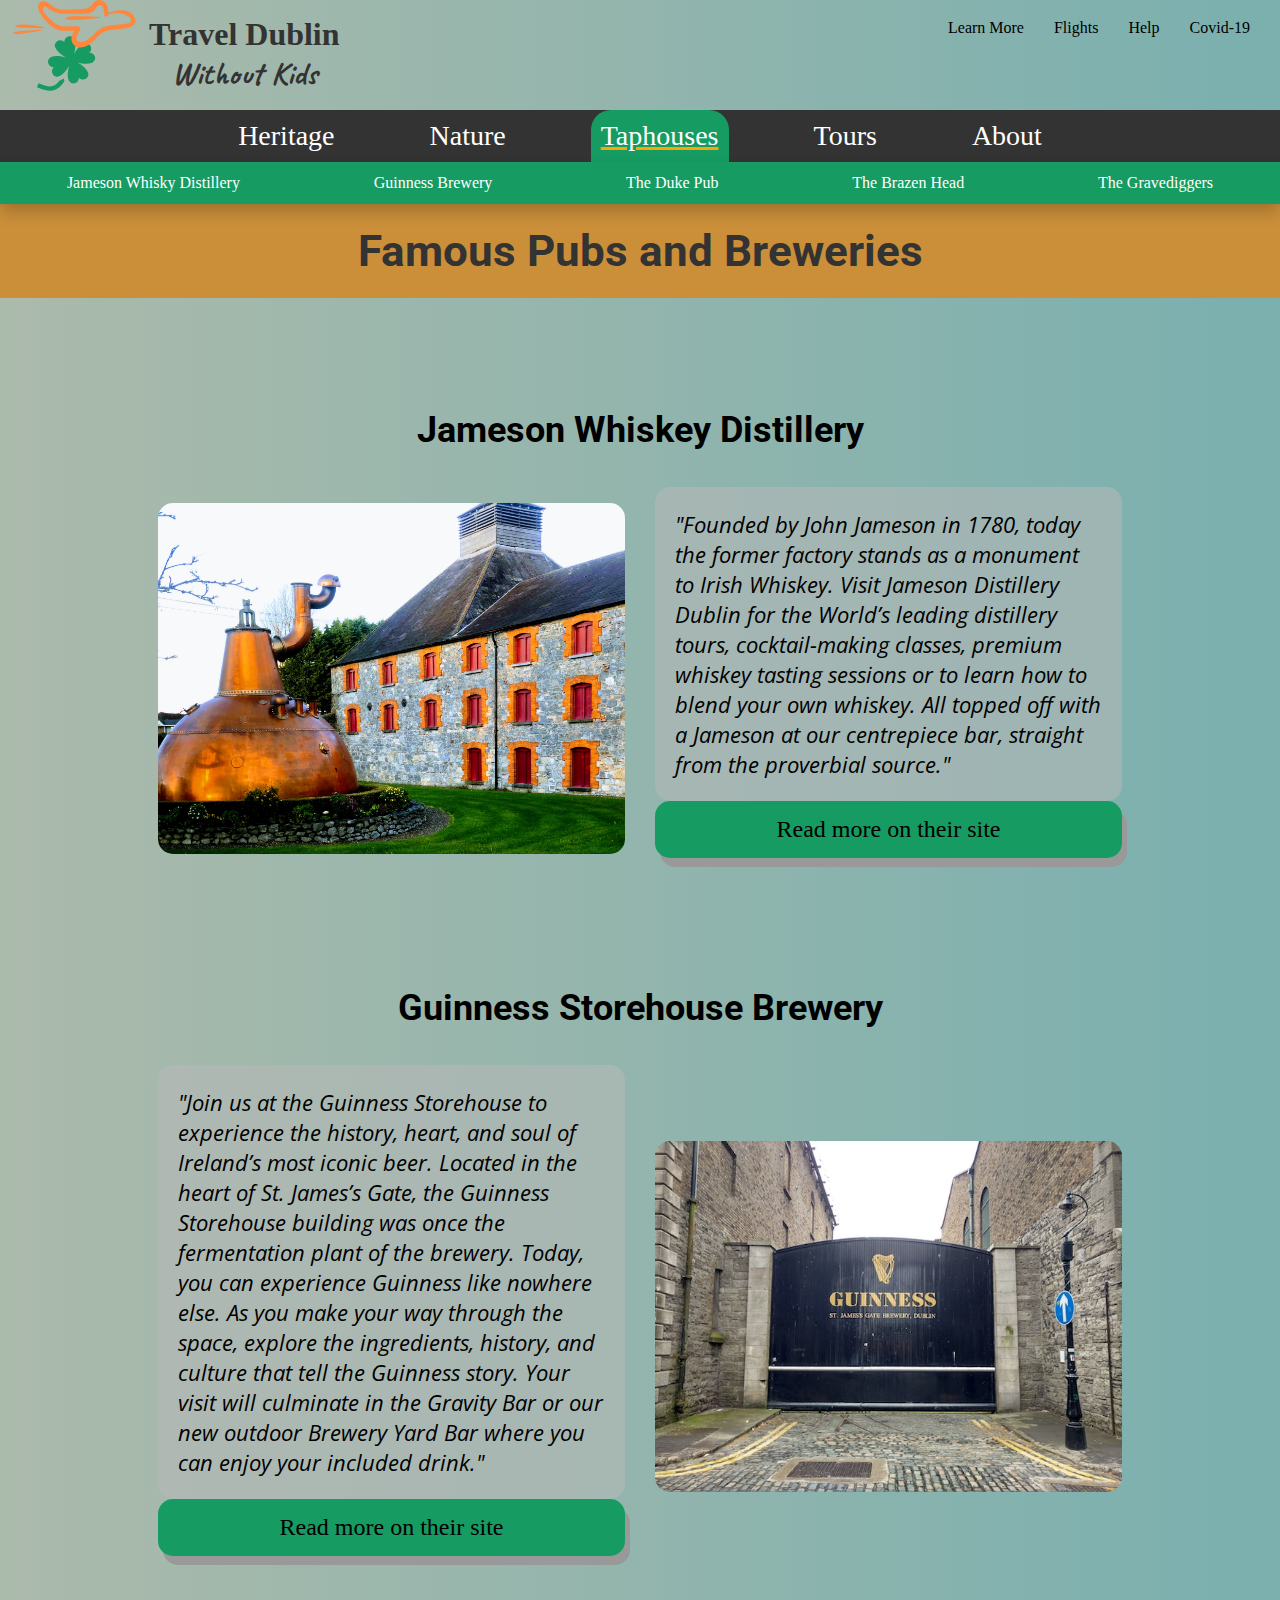
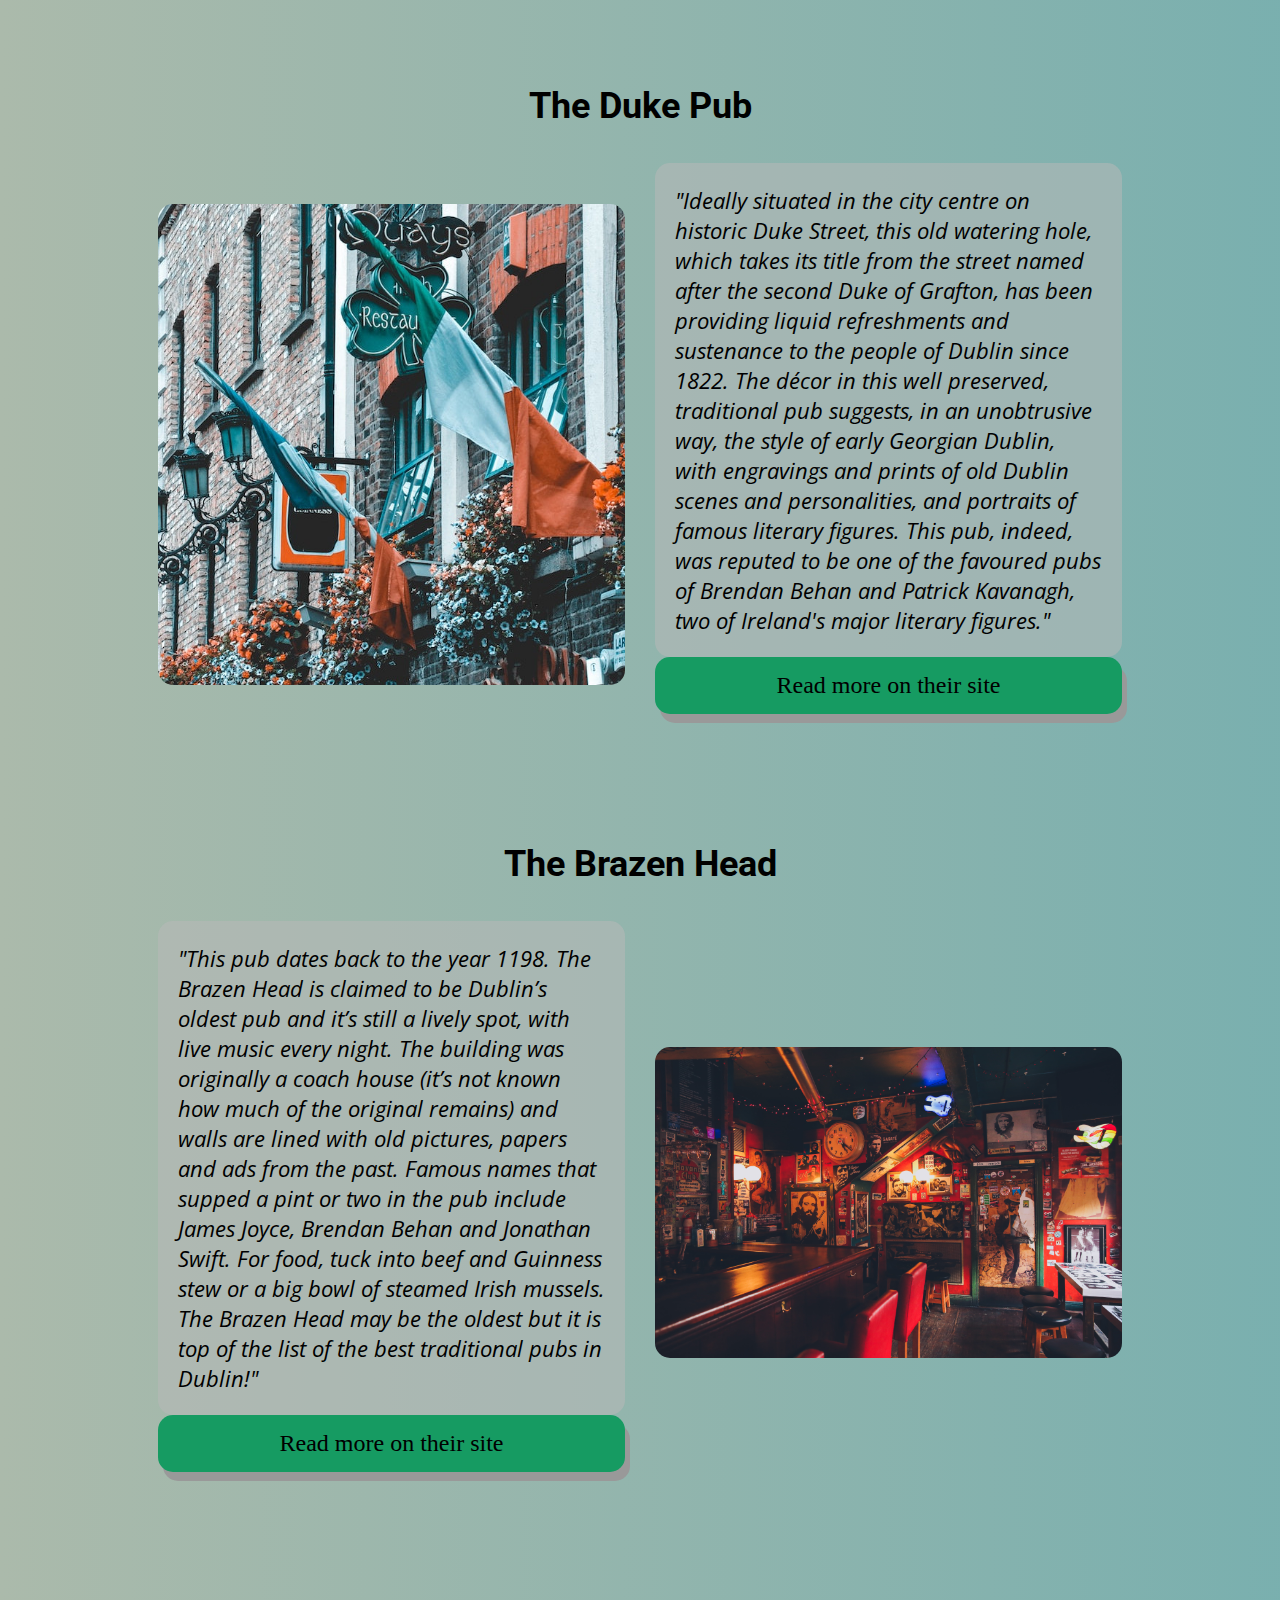
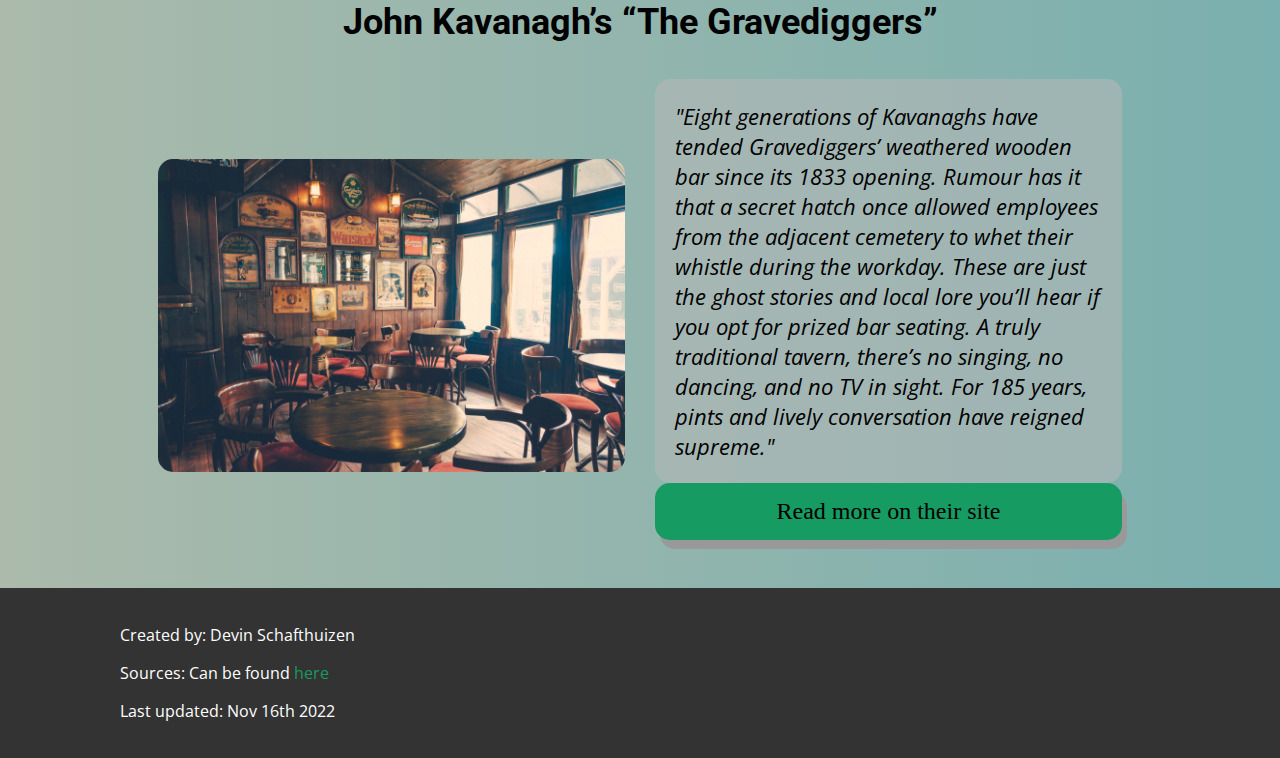
<file: Taphouses.html>
<!DOCTYPE html>

<html lang="en">

<head>
    <title>Dublin Guidebook</title>
    <meta charset="UTF-8">
    <meta name="viewport" content="width=device-width, initial-scale=1">

    <link rel="stylesheet" href="css/viewport_styles.css">
    <link rel="stylesheet" href="css/nav_styles.css">
    <link rel="stylesheet" href="css/content_box_styles.css">

    <link rel="preconnect" href="https://fonts.googleapis.com">
    <link rel="preconnect" href="https://fonts.gstatic.com" crossorigin>
    <link href="https://fonts.googleapis.com/css2?family=Caveat&family=Open+Sans&family=Roboto&display=swap"
        rel="stylesheet">
</head>

<body onload="sawpSubNav(2)">
    <header>
        <div class="icon">
            <a href="index.html"><img src="images/logo.svg" alt="Logo"></a>
            <h2>Travel Dublin<br>
                <!-- code by Jeff Puckett from: https://stackoverflow.com/questions/6846448/two-lines-in-h1-tag -->
                <span class="cursive"> Without Kids</span>
            </h2>
        </div>

        <div class="header-links">
            <a href="About.html#news">Learn More</a>
            <a
                href="https://www.google.com/travel/flights/search?tfs=CBwQAhooagwIAxIIL20vMGg3aDYSCjIwMjMtMDEtMjVyDAgDEggvbS8wMmNmdBooagwIAxIIL20vMDJjZnQSCjIwMjMtMDItMDFyDAgDEggvbS8waDdoNnABggELCP___________wFAAUgBmAEB">Flights</a>
            <a href="https://travel.gc.ca/destinations/ireland">Help</a>
            <a href="https://www.citizensinformation.ie/en/covid19/living_with_covid19_plan.html">Covid-19</a>
        </div>
    </header>


    <nav id="full-nav" class="navbar-grid">
        <ul id="navbar">
            <li id="Nav1">
                <a class="dropdown">Heritage</a>
            </li>
            <li id="Nav2">
                <a class="dropdown">Nature</a>
            </li>
            <li id="Nav3">
                <a class="dropdown active">Taphouses</a>
            </li>
            <li id="Nav4">
                <a class="dropdown">Tours</a>
            </li>
            <li id="Nav5">
                <a class="dropdown">About</a>
            </li>
        </ul>

        <ul id="sub-nav">
            <!-- Sub nav drop down menu -->
            <li id="Dropdown1" class="dropdown-content">
                <a href="Heritage.html#trinity">Trinity College</a>
                <a href="Heritage.html#GPO">General Post Office</a>
                <a href="Heritage.html#prision"> Kailmainham Gaol</a>
                <a href="Heritage.html#castle"> Dublin Castle</a>
                <a href="Heritage.html#cathedral"> St. Patricks's Cathedral</a>
            </li>

            <li id="Dropdown2" class="dropdown-content">
                <a href="Nature.html#cliffs">Cliffs of Moher</a>
                <a href="Nature.html#causeway">Gaints Causeway</a>
                <a href="Nature.html#kerry">Ring of Kerry</a>
                <a href="Nature.html#hedges">The Dark Hedges</a>
            </li>

            <li id="Dropdown3" class="dropdown-content">
                <a href="Taphouses.html#Jameson">Jameson Whisky Distillery</a>
                <a href="Taphouses.html#Guinness">Guinness Brewery</a>
                <a href="Taphouses.html#Duke">The Duke Pub</a>
                <a href="Taphouses.html#Brazen">The Brazen Head</a>
                <a href="Taphouses.html#Gravediggers">The Gravediggers</a>
            </li>

            <li id="Dropdown4" class="dropdown-content">
                <a href="Tours.html#musical">Musical Pub Crawl</a>
                <a href="Tours.html#literary">Literary Pub Crawl</a>
                <a href="Tours.html#dodublin">DoDublin Tour Buses</a>
                <a href="Tours.html#bike">Lazy Bike Tours</a>
                <a href="Tours.html#running">Go! Running Tours</a>
            </li>

            <li id="Dropdown5" class="dropdown-content">
                <a href="About.html#news">Newsletter Signup </a>
                <a href="About.html#sources">Sources</a>
                <a href="About.html#thanks">Special Thanks</a>
            </li>
        </ul>
    </nav>

    <section class="page-title">
        <h1>Famous Pubs and Breweries </h1>
    </section>

    <!-- Jameson Section -->
    <a id="Jameson">
        <section class="parent-grid center">
            <div class="parent-title">
                <h3>Jameson Whiskey Distillery</h3>
            </div>
            <div class="parent-image">
                <img src="images/Pubs/jameson_01.jpg" alt="Jameson">
            </div>
            <div class="parent-description">
                <p>"Founded by John Jameson in 1780, today the former factory stands as a monument to Irish Whiskey.
                    Visit Jameson Distillery Dublin for the World’s leading distillery tours, cocktail-making classes,
                    premium whiskey tasting sessions or to learn how to blend your own whiskey. All topped off with a
                    Jameson at our centrepiece bar, straight from the proverbial source."
                </p>
            </div>
            <div class="parent-link">
                <div class="button"
                    onclick="location.href='https://www.jamesonwhiskey.com/en-ie/visit-our-distilleries/';">Read more on
                    their site
                </div>
            </div>
        </section>
    </a>

    <!-- Guinness section  -->
    <a id="Guinness">
        <section class="parent-grid center">
            <div class="parent-title">
                <h3>Guinness Storehouse Brewery</h3>
            </div>
            <div class="parent-image flip">
                <img src="images/Pubs/guinness_01.jpg" alt="guinness">
            </div>
            <div class="parent-description flip">
                <p>"Join us at the Guinness Storehouse to experience the history, heart, and soul of Ireland’s most
                    iconic beer. Located in the heart of St. James’s Gate, the Guinness Storehouse building was once the
                    fermentation plant of the brewery. Today, you can experience Guinness like nowhere else. As you make
                    your way through the space, explore the ingredients, history, and culture that tell the Guinness
                    story. Your visit will culminate in the Gravity Bar or our new outdoor Brewery Yard Bar where you
                    can enjoy your included drink."</p>
            </div>
            <div class="parent-link">
                <div class="button" onclick="location.href='https://www.guinness-storehouse.com/en';">Read more on their
                    site
                </div>
            </div>
        </section>
    </a>

    <!-- The Duke  Section -->
    <a id="Duke">
        <section class="parent-grid center">
            <div class="parent-title">
                <h3>The Duke Pub</h3>
            </div>
            <div class="parent-image">
                <img src="images/Pubs/pub_01.jpg" alt="Duke Pub">
            </div>
            <div class="parent-description">
                <p>"Ideally situated in the city centre on historic Duke Street, this old watering hole, which takes its
                    title from the street named after the second Duke of Grafton, has been providing liquid refreshments
                    and sustenance to the people of Dublin since 1822. The décor in this well preserved, traditional pub
                    suggests, in an unobtrusive way, the style of early Georgian Dublin, with engravings and prints of
                    old Dublin scenes and personalities, and portraits of famous literary figures. This pub, indeed, was
                    reputed to be one of the favoured pubs of Brendan Behan and Patrick Kavanagh, two of Ireland's major
                    literary figures."
                </p>
            </div>
            <div class="parent-link">
                <div class="button" onclick="location.href='https://www.visitdublin.com/the-duke-pub';">Read more on
                    their site
                </div>
            </div>
        </section>
    </a>

    <!-- The Brazen Head section  -->
    <a id="Brazen">
        <section class="parent-grid center">
            <div class="parent-title">
                <h3>The Brazen Head</h3>
            </div>
            <div class="parent-image flip">
                <img src="images/Pubs/pub_02.jpg" alt="Brazen Pub">
            </div>
            <div class="parent-description flip">
                <p>"This pub dates back to the year 1198. The Brazen Head is claimed to be Dublin’s oldest pub and it’s
                    still a lively spot, with live music every night. The building was originally a coach house (it’s
                    not known how much of the original remains) and walls are lined with old pictures, papers and ads
                    from the past. Famous names that supped a pint or two in the pub include James Joyce, Brendan Behan
                    and Jonathan Swift. For food, tuck into beef and Guinness stew or a big bowl of steamed Irish
                    mussels. The Brazen Head may be the oldest but it is top of the list of the best traditional pubs in
                    Dublin!"</p>
            </div>
            <div class="parent-link">
                <div class="button"
                    onclick="location.href='https://www.irelandbeforeyoudie.com/the-10-best-traditional-pubs-in-dublin-ireland/';">
                    Read more on their
                    site
                </div>
            </div>
        </section>
    </a>

    <!-- The Gravediggers  Section -->
    <a id="Gravediggers">
        <section class="parent-grid center">
            <div class="parent-title">
                <h3>John Kavanagh’s “The Gravediggers”</h3>
            </div>
            <div class="parent-image">
                <img src="images/Pubs/pub_03.jpg" alt="Gravediggers">
            </div>
            <div class="parent-description">
                <p>"Eight generations of Kavanaghs have tended Gravediggers’ weathered wooden bar since its 1833 opening.
                    Rumour has it that a secret hatch once allowed employees from the adjacent cemetery to whet their
                    whistle during the workday. These are just the ghost stories and local lore you’ll hear if you opt
                    for prized bar seating. A truly traditional tavern, there’s no singing, no dancing, and no TV in
                    sight. For 185 years, pints and lively conversation have reigned supreme."
                </p>
            </div>
            <div class="parent-link">
                <div class="button"
                    onclick="location.href='https://www.timeout.com/dublin/bars-and-pubs/john-kavanaghs-the-gravediggers';">
                    Read more on
                    their site
                </div>
            </div>
        </section>
    </a>

    <footer>
        <p>Created by: Devin Schafthuizen</p>
        <p>Sources: Can be found <a href="About.html#sources">here</a></p>
        <p>Last updated: Nov 16th 2022</p>
    </footer>



    <script>
        const nav = ["Nav1", "Nav2", "Nav3", "Nav4", "Nav5"];
        const drop = ["Dropdown1", "Dropdown2", "Dropdown3", "Dropdown4", "Dropdown5"];
        const pages = ["Heritage.html", "Nature.html", "Taphouses.html", "Tours.html", "About.html"];

        function sawpSubNav(active) {
            for (let i = 0; i < nav.length; i++) {
                if (i == active) {
                    if (document.getElementById(nav[i]).classList.contains("highlight")) {
                        window.location.href = pages[i];
                    }
                    /* code by W3schools from: https://www.w3schools.com/jsref/event_onclick.asp  */
                    document.getElementById(nav[i]).classList.add("highlight");
                    document.getElementById(drop[i]).classList.add("show-sub-nav");
                } else {
                    document.getElementById(nav[i]).classList.remove("highlight");
                    document.getElementById(drop[i]).classList.remove("show-sub-nav");
                }
            }
        }

        document.getElementById("Nav1").onclick = function () { sawpSubNav(0) };
        document.getElementById("Nav2").onclick = function () { sawpSubNav(1) };
        document.getElementById("Nav3").onclick = function () { sawpSubNav(2) };
        document.getElementById("Nav4").onclick = function () { sawpSubNav(3) };
        document.getElementById("Nav5").onclick = function () { sawpSubNav(4) };

        /* code by W3schools from: https://www.w3schools.com/howto/howto_js_navbar_sticky.asp */
        window.onscroll = function () { stickyNavFunction() };

        var navbar = document.getElementById("full-nav");
        var sticky = navbar.offsetTop;

        function stickyNavFunction() {
            if (window.pageYOffset >= sticky) {
                navbar.classList.add("sticky")
            } else {
                navbar.classList.remove("sticky");
            }
        }
    </script>

</body>

</html>
</file>
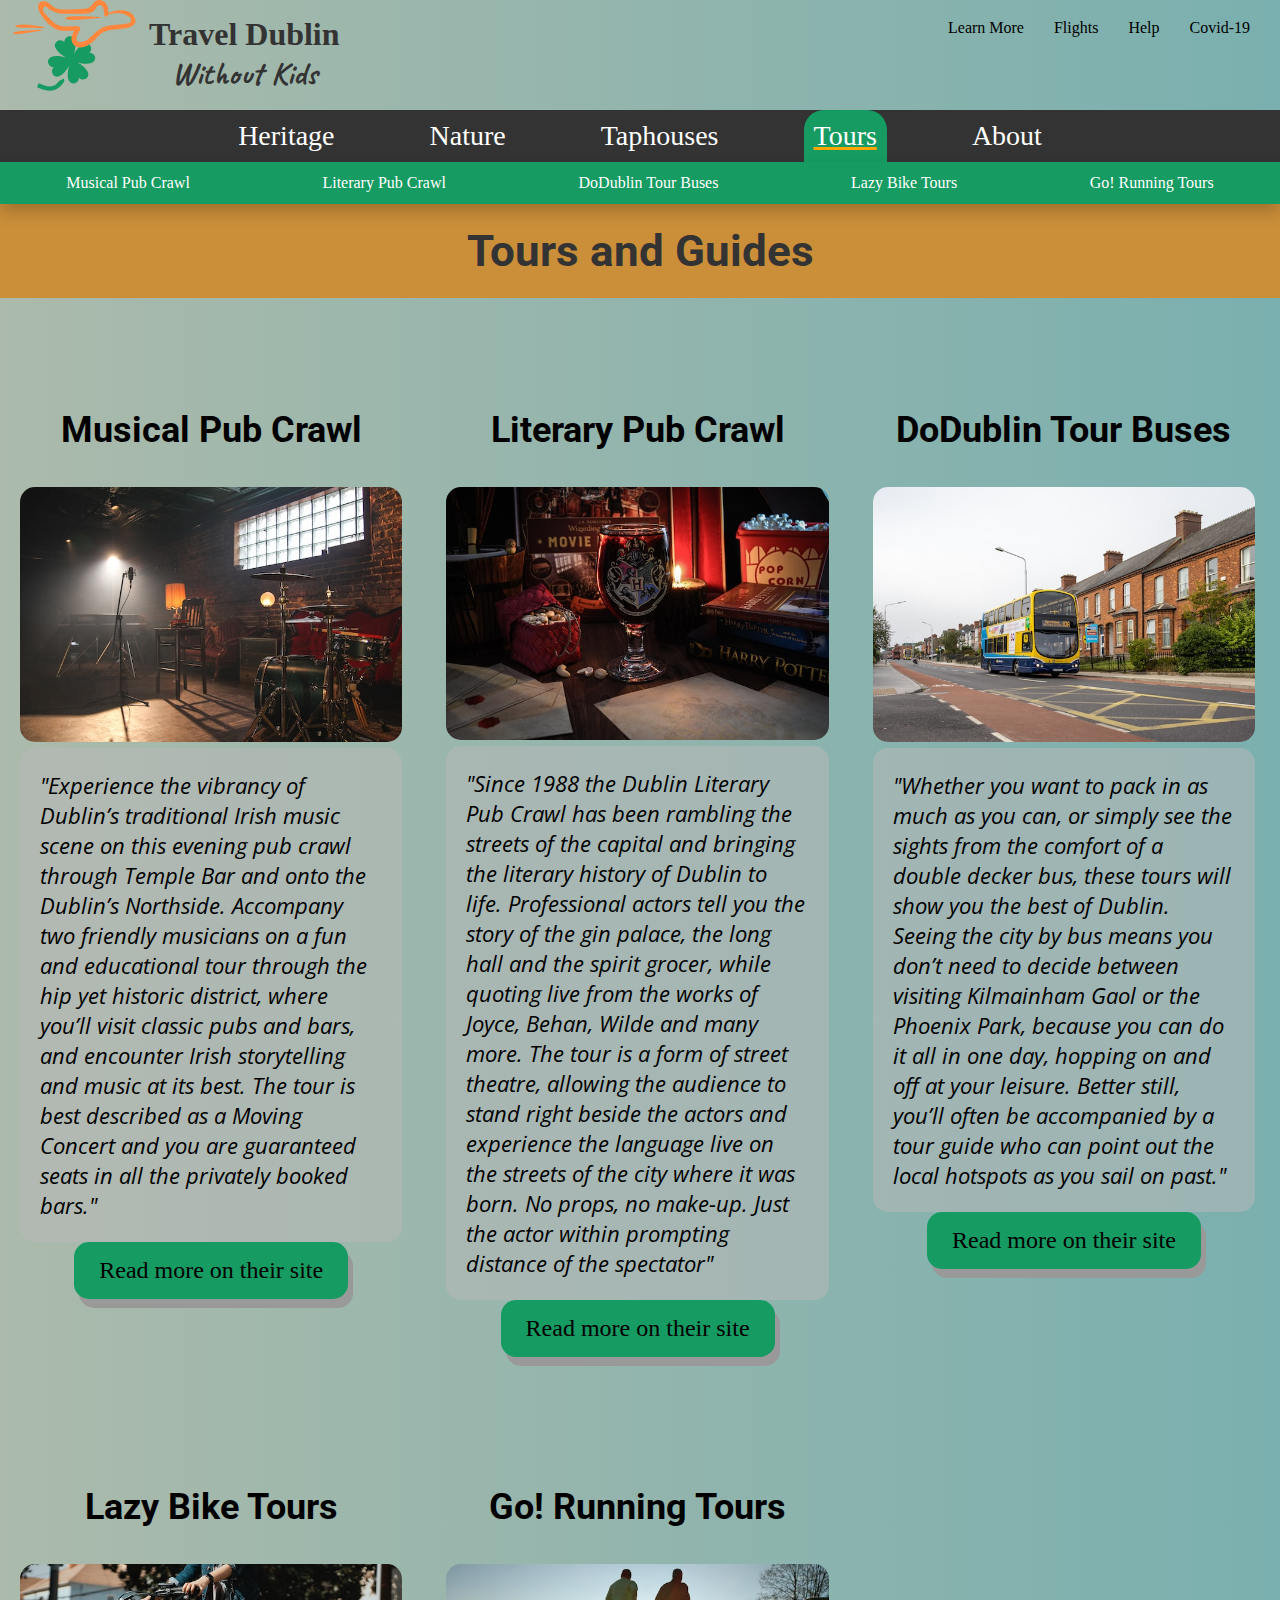
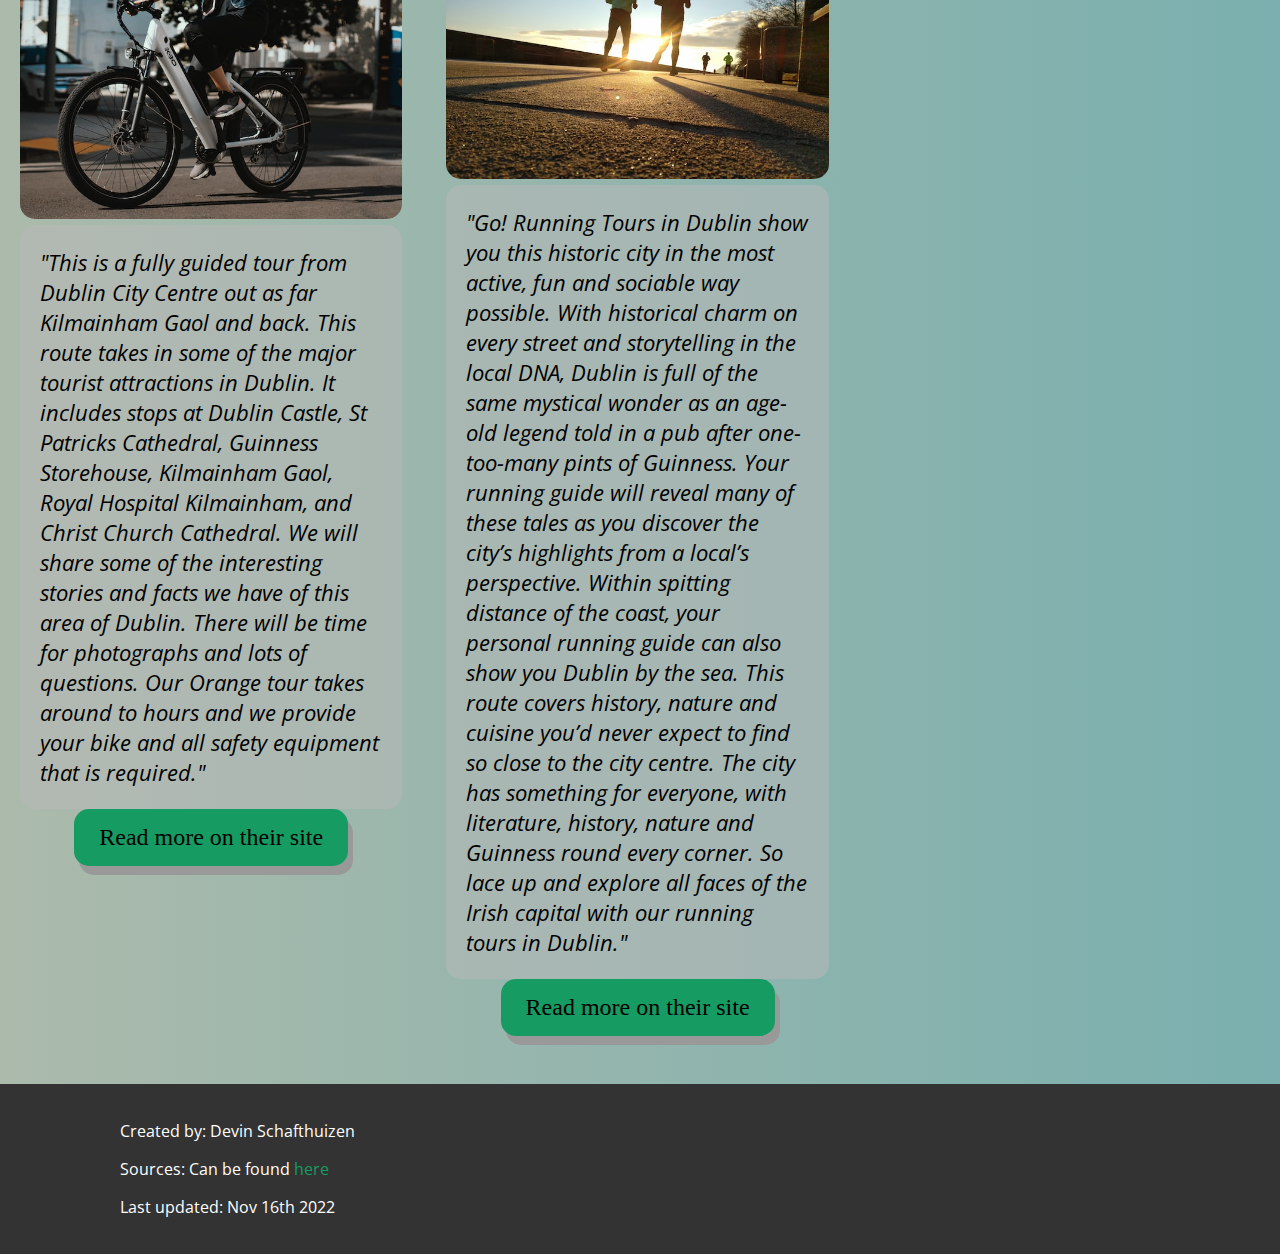
<file: Tours.html>
<!DOCTYPE html>

<html lang="en">

<head>
    <title>Dublin Guidebook</title>
    <meta charset="UTF-8">
    <meta name="viewport" content="width=device-width, initial-scale=1">

    <link rel="stylesheet" href="css/viewport_styles.css">
    <link rel="stylesheet" href="css/nav_styles.css">
    <link rel="stylesheet" href="css/content_box_styles.css">

    <link rel="preconnect" href="https://fonts.googleapis.com">
    <link rel="preconnect" href="https://fonts.gstatic.com" crossorigin>
    <link href="https://fonts.googleapis.com/css2?family=Caveat&family=Open+Sans&family=Roboto&display=swap"
        rel="stylesheet">
</head>

<body onload="sawpSubNav(3)">
    <header>
        <div class="icon">
            <a href="index.html"><img src="images/logo.svg" alt="Logo"></a>
            <h2>Travel Dublin<br>
                <!-- code by Jeff Puckett from: https://stackoverflow.com/questions/6846448/two-lines-in-h1-tag -->
                <span class="cursive"> Without Kids</span>
            </h2>
        </div>

        <div class="header-links">
            <a href="About.html#news">Learn More</a>
            <a
                href="https://www.google.com/travel/flights/search?tfs=CBwQAhooagwIAxIIL20vMGg3aDYSCjIwMjMtMDEtMjVyDAgDEggvbS8wMmNmdBooagwIAxIIL20vMDJjZnQSCjIwMjMtMDItMDFyDAgDEggvbS8waDdoNnABggELCP___________wFAAUgBmAEB">Flights</a>
            <a href="https://travel.gc.ca/destinations/ireland">Help</a>
            <a href="https://www.citizensinformation.ie/en/covid19/living_with_covid19_plan.html">Covid-19</a>
        </div>
    </header>


    <nav id="full-nav" class="navbar-grid">
        <ul id="navbar">
            <li id="Nav1">
                <a class="dropdown">Heritage</a>
            </li>
            <li id="Nav2">
                <a class="dropdown">Nature</a>
            </li>
            <li id="Nav3">
                <a class="dropdown">Taphouses</a>
            </li>
            <li id="Nav4">
                <a class="dropdown active">Tours</a>
            </li>
            <li id="Nav5">
                <a class="dropdown">About</a>
            </li>
        </ul>

        <ul id="sub-nav">
            <!-- Sub nav drop down menu -->
            <li id="Dropdown1" class="dropdown-content">
                <a href="Heritage.html#trinity">Trinity College</a>
                <a href="Heritage.html#GPO">General Post Office</a>
                <a href="Heritage.html#prision"> Kailmainham Gaol</a>
                <a href="Heritage.html#castle"> Dublin Castle</a>
                <a href="Heritage.html#cathedral"> St. Patricks's Cathedral</a>
            </li>

            <li id="Dropdown2" class="dropdown-content">
                <a href="Nature.html#cliffs">Cliffs of Moher</a>
                <a href="Nature.html#causeway">Gaints Causeway</a>
                <a href="Nature.html#kerry">Ring of Kerry</a>
                <a href="Nature.html#hedges">The Dark Hedges</a>
            </li>

            <li id="Dropdown3" class="dropdown-content">
                <a href="Taphouses.html#Jameson">Jameson Whisky Distillery</a>
                <a href="Taphouses.html#Guinness">Guinness Brewery</a>
                <a href="Taphouses.html#Duke">The Duke Pub</a>
                <a href="Taphouses.html#Brazen">The Brazen Head</a>
                <a href="Taphouses.html#Gravediggers">The Gravediggers</a>
            </li>

            <li id="Dropdown4" class="dropdown-content">
                <a href="Tours.html#musical">Musical Pub Crawl</a>
                <a href="Tours.html#literary">Literary Pub Crawl</a>
                <a href="Tours.html#dodublin">DoDublin Tour Buses</a>
                <a href="Tours.html#bike">Lazy Bike Tours</a>
                <a href="Tours.html#running">Go! Running Tours</a>
            </li>

            <li id="Dropdown5" class="dropdown-content">
                <a href="About.html#news">Newsletter Signup </a>
                <a href="About.html#sources">Sources</a>
                <a href="About.html#thanks">Special Thanks</a>
            </li>
        </ul>
    </nav>

    <section class="page-title">
        <h1>Tours and Guides</h1>
    </section>

    <!-- Musical Pub Crawl -->
    <a id="musical">
        <section class="parent-grid vert">
            <div class="parent-title vert">
                <h3>Musical Pub Crawl</h3>
            </div>
            <div class="parent-image">
                <img src="images/Tours/music_01.jpg" alt="Musical pub crawl">
            </div>
            <div class="parent-description">
                <p>"Experience the vibrancy of Dublin’s traditional Irish music scene on this evening pub crawl
                    through
                    Temple Bar and onto the Dublin’s Northside. Accompany two friendly musicians on a fun and
                    educational tour through the hip yet historic district, where you’ll visit classic pubs and
                    bars,
                    and encounter Irish storytelling and music at its best. The tour is best described as a Moving
                    Concert and you are guaranteed seats in all the privately booked bars."
                </p>
            </div>
            <div class="parent-link">
                <div class="button" onclick="location.href='https://www.visitdublin.com/musical-pub-crawl';">Read
                    more
                    on their site
                </div>
            </div>
        </section>
    </a>

    <!-- Literary Pub Crawl -->
    <a id="literary">
        <section class="parent-grid vert">
            <div class="parent-title vert">
                <h3>Literary Pub Crawl</h3>
            </div>
            <div class="parent-image">
                <img src="images/Tours/read_01.jpg" alt="Literary pub crawl">
            </div>
            <div class="parent-description">
                <p>"Since 1988 the Dublin Literary Pub Crawl has been rambling the streets of the capital and
                    bringing
                    the literary history of Dublin to life. Professional actors tell you the story of the gin
                    palace,
                    the long hall and the spirit grocer, while quoting live from the works of Joyce, Behan, Wilde
                    and
                    many more. The tour is a form of street theatre, allowing the audience to stand right beside the
                    actors and experience the language live on the streets of the city where it was born. No props,
                    no
                    make-up. Just the actor within prompting distance of the spectator"
                </p>
            </div>
            <div class="parent-link">
                <div class="button" onclick="location.href='https://www.dublinpubcrawl.com/';">Read more on
                    their site
                </div>
            </div>
        </section>
    </a>

    <!-- DoDublin Tour Buses -->
    <a id="dodublin">
        <section class="parent-grid vert">
            <div class="parent-title vert">
                <h3>DoDublin Tour Buses</h3>
            </div>
            <div class="parent-image">
                <img src="images/Tours/bus_01.jpg" alt="DoDublin">
            </div>
            <div class="parent-description">
                <p>"Whether you want to pack in as much as you can, or simply see the sights from the comfort of a
                    double
                    decker bus, these tours will show you the best of Dublin. Seeing the city by bus means you don’t
                    need to decide between visiting Kilmainham Gaol or the Phoenix Park, because you can do it all
                    in
                    one day, hopping on and off at your leisure. Better still, you’ll often be accompanied by a tour
                    guide who can point out the local hotspots as you sail on past."
                </p>
            </div>
            <div class="parent-link">
                <div class="button" onclick="location.href='https://dodublin.ie/';">Read
                    more on their site
                </div>
            </div>
        </section>
    </a>

    <!--Lazy Bike Tours -->
    <a id="bike">
        <section class="parent-grid vert">
            <div class="parent-title vert">
                <h3>Lazy Bike Tours</h3>
            </div>
            <div class="parent-image">
                <img src="images/Tours/ebike_01.jpg" alt="Lazy Bike">
            </div>
            <div class="parent-description">
                <p>"This is a fully guided tour from Dublin City Centre out as far Kilmainham Gaol and back. This
                    route
                    takes in some of the major tourist attractions in Dublin. It includes stops at Dublin Castle, St
                    Patricks Cathedral, Guinness Storehouse, Kilmainham Gaol, Royal Hospital Kilmainham, and Christ
                    Church Cathedral. We will share some of the interesting stories and facts we have of this area
                    of
                    Dublin. There will be time for photographs and lots of questions. Our Orange tour takes around
                    to
                    hours and we provide your bike and all safety equipment that is required." </p>
            </div>
            <div class="parent-link">
                <div class="button" onclick="location.href='https://www.lazybiketours.com/';">
                    Read more on their site
                </div>
            </div>
        </section>
    </a>

    <!--Go! Running Tours -->
    <a id="running">
        <section class="parent-grid vert">
            <div class="parent-title vert">
                <h3>Go! Running Tours</h3>
            </div>
            <div class="parent-image">
                <img src="images/Tours/run_01.jpg" alt="Go! Running">
            </div>
            <div class="parent-description">
                <p>"Go! Running Tours in Dublin show you this historic city in the most active, fun and sociable way
                    possible. With historical charm on every street and storytelling in the local DNA, Dublin is
                    full of
                    the same mystical wonder as an age-old legend told in a pub after one-too-many pints of
                    Guinness.
                    Your running guide will reveal many of these tales as you discover the city’s highlights from a
                    local’s perspective. Within spitting distance of the coast, your personal running guide can also
                    show you Dublin by the sea. This route covers history, nature and cuisine you’d never expect to
                    find
                    so close to the city centre. The city has something for everyone, with literature, history,
                    nature
                    and Guinness round every corner. So lace up and explore all faces of the Irish capital with our
                    running tours in Dublin."</p>
            </div>
            <div class="parent-link">
                <div class="button" onclick="location.href='https://gorunningtours.com/p/ireland/dublin/';">
                    Read more on their site
                </div>
            </div>
        </section>
    </a>

    <footer>
        <p>Created by: Devin Schafthuizen</p>
        <p>Sources: Can be found <a href="about.html#sources">here</a></p>
        <p>Last updated: Nov 16th 2022</p>
    </footer>



    <script>
        const nav = ["Nav1", "Nav2", "Nav3", "Nav4", "Nav5"];
        const drop = ["Dropdown1", "Dropdown2", "Dropdown3", "Dropdown4", "Dropdown5"];
        const pages = ["Heritage.html", "Nature.html", "Taphouses.html", "Tours.html", "About.html"];

        function sawpSubNav(active) {
            for (let i = 0; i < nav.length; i++) {
                if (i == active) {
                    if (document.getElementById(nav[i]).classList.contains("highlight")) {
                        window.location.href = pages[i];
                    }
                    /* code by W3schools from: https://www.w3schools.com/jsref/event_onclick.asp  */
                    document.getElementById(nav[i]).classList.add("highlight");
                    document.getElementById(drop[i]).classList.add("show-sub-nav");
                } else {
                    document.getElementById(nav[i]).classList.remove("highlight");
                    document.getElementById(drop[i]).classList.remove("show-sub-nav");
                }
            }
        }

        document.getElementById("Nav1").onclick = function () { sawpSubNav(0) };
        document.getElementById("Nav2").onclick = function () { sawpSubNav(1) };
        document.getElementById("Nav3").onclick = function () { sawpSubNav(2) };
        document.getElementById("Nav4").onclick = function () { sawpSubNav(3) };
        document.getElementById("Nav5").onclick = function () { sawpSubNav(4) };

        /* code by W3schools from: https://www.w3schools.com/howto/howto_js_navbar_sticky.asp */
        window.onscroll = function () { stickyNavFunction() };

        var navbar = document.getElementById("full-nav");
        var sticky = navbar.offsetTop;

        function stickyNavFunction() {
            if (window.pageYOffset >= sticky) {
                navbar.classList.add("sticky")
            } else {
                navbar.classList.remove("sticky");
            }
        }
    </script>

</body>

</html>
</file>
<file: css/viewport_styles.css>
* {
    box-sizing: border-box;
}

html,
body {
    background: linear-gradient(to right, #abbaab, #d0d0d091);
    background-color: #088583;
    min-height: 100vh;
    max-width: 1440px;
    min-width: 400px;
    margin: auto;
}

a {
    text-decoration: none;
    color: black;
}

img {
    max-width: 100%;
    border-radius: 15px;
}

p {
    font-family: 'Open Sans', sans-serif;
    padding: 0 20px;
}

h1 {
    font-family: 'Roboto', sans-serif;
    margin: 20px;
    font-size: 44px;
    color: #333;
}

.page-title {
    padding: 1px;
    background-color: rgb(203, 143, 58);
    text-align: center;
}

/************************************ Page sections ***************************/
.landing {
    min-height: 100vh;
    padding: 30px;
}

footer {
    background-color: #333;
    color: white;
    margin-top: 30px;
    padding: 20px 20px 20px 100px;
}

footer a {
    color: #169B62
}

footer a:hover {
    text-decoration: underline;
    text-decoration-color: rgb(203, 143, 58);
}

@media screen and (max-width: 720px) {
    footer {
        padding-left: 20px;
    }

}
</file>
<file: css/nav_styles.css>
/********************* Header (above nav) **************************/
header {
    height: 110px;
    display: flex;
    justify-content: space-between;
    align-items: center;
}

header h2 {
    font-size: 32px;
    color: #333;
}

.cursive {
    display: flex;
    justify-content: center;
    font-family: 'Caveat', cursive;
}

header .icon {
    display: flex;
    min-width: 350px;
}

header .header-links {
    display: flex;
    column-gap: 30px;
    margin: 20px 30px 75px 25px;
    row-gap: 10px;
}

header a:hover {
    text-decoration: underline;
}

header img {
    max-height: 100px;
    margin: 10px;
}

/**************************** Nav bar ***********************************/
/* code by W3schools from: https://www.w3schools.com/howto/howto_js_navbar_sticky.asp */
#navbar {
    display: flex;
    justify-content: center;
    column-gap: 75px;
    background-color: #333;
}

#navbar li {
    list-style-type: none;
    cursor: pointer;
}

#navbar a {
    color: white;
    font-size: 28px;
    padding: 10px;
}

#navbar a:hover {
    border-radius: 20px;
    background-color: #169B62;
}

#navbar .active {
    text-decoration: underline;
    text-decoration-color: orange;
    text-decoration-thickness: 3px;
    cursor: pointer;
}

#navbar .highlight {
    background-color: #169B62;
    border-top-right-radius: 20px;
    border-top-left-radius: 20px;
}

.navbar-grid {
    display: grid;
    grid-template-columns: 1fr;
}

.navbar-grid ul {
    margin: 0;
    padding-left: 0;
}

/* code by W3schools from: https://www.w3schools.com/jsref/event_onclick.asp  */
.dropdown {
    display: inline-block;
}

.dropdown-content {
    display: none;
    justify-content: space-around;
    background-color: #169B62;
    box-shadow: 0 8px 16px 0 rgba(0, 0, 0, 0.2);
}

.dropdown-content a {
    color: white;
    padding: 12px 16px;
}

.dropdown-content a:hover {
    border-radius: 20px;
    background-color: #333;
}

.show-sub-nav {
    display: flex;
}

/********************* Sticky nav **************************/
/* code by W3schools from: https://www.w3schools.com/howto/howto_js_navbar_sticky.asp */
/* The sticky class is added to the navbar with JS when it reaches its scroll position */
.sticky {
    position: fixed;
    justify-items: auto;
    top: 0;
    /* Webkit seems to work for chrome based browsers */
    width: -webkit-fill-available;
    /* moz works with firebox */
    width: -moz-available;
    max-width: 1440px;
    z-index: 2;
}

/* Add some top padding to the page content to prevent sudden quick movement (as the navigation bar gets a new position at the top of the page (position:fixed and top:0) */
.sticky+.page-title {
    padding-top: 95px;
}

/********************************** resize **********************************/
@media screen and (max-width: 1080px) {
    #navbar {
        column-gap: 45px;
    }

}

@media screen and (max-width: 900px) {
    #navbar {
        column-gap: 25px;
    }

    .dropdown-content a {
        font-size: 14px;
        text-align: center;
    }

}

@media screen and (max-width: 720px) {
    header .icon {
        min-width: 280px;
    }

    header h2 {
        font-size: 28px;
    }

    header .header-links {
        display: grid;
        text-align: right;
        margin: 10px;
    }

    #navbar {
        display: grid;
        justify-content: flex-start;
        row-gap: 5px;
        padding-left: 0;
    }

    #navbar a {
        margin-left: 10px;
    }

    #navbar .highlight {
        border-top-left-radius: 0;
        border-bottom-right-radius: 20px;
    }

    .navbar-grid {
        grid-template-columns: 1fr 2fr;
    }

    .show-sub-nav {
        display: inline-grid;
        justify-content: left;
    }

    .dropdown-content a {
        text-align: left;
        font-size: 22px;
        padding: 10px;
    }

    .dropdown-content {
        /* Webkit seems to work for chrome based browsers */
        width: -webkit-fill-available;
        /* moz works with firebox */
        width: -moz-available;
    }

    .dropdown-content a:hover {
        border-top-left-radius: 0;
        border-bottom-left-radius: 0;
    }

    .sticky {
        position: unset;
        top: unset;
        min-width: unset;
        max-width: unset;
    }

    .sticky+.page-title {
        padding-top: 1px;
    }
}
</file>
<file: css/index_styles.css>
.site-description {
    /* Fall back */
    background-color: grey;
    background-color: rgba(184, 184, 184, 0.527);
    padding: 15px;
    border-radius: 15px;
    max-width: 60%;
    margin: auto;
}

.site-description p {
    font-size: 22px;
    ;
}

/* Code by W3schools from: https://www.w3schools.com/w3css/w3css_slideshow.asp */
/* Slideshow container */
.slideshow-container {
    padding-top: 15px;
    max-width: 1000px;
    position: relative;
    margin: auto;
}

/* Caption text */
.text {
    color: #f2f2f2;
    font-size: 15px;
    padding: 8px 12px;
    position: absolute;
    bottom: 8px;

    max-width: 95%;
}

/* Number text (1/3 etc) */
.numbertext {
    color: #f2f2f2;
    font-size: 12px;
    padding: 8px 12px;
    position: absolute;

}

/* The dots/bullets/indicators */
.dot {
    height: 15px;
    width: 15px;
    margin: 0 2px;
    background-color: #bbb;
    border-radius: 50%;
    display: inline-block;
    transition: background-color 0.6s ease;
}

.active-dot {
    background-color: #717171;
}

/* Fading animation */
.fade {
    animation-name: fade;
    animation-duration: 1.5s;
}

@keyframes fade {
    from {
        opacity: .4
    }

    to {
        opacity: 1
    }
}

@media screen and (max-width: 880px) {

    .site-description,
    .slideshow-container {
        max-width: 85%
    }
}
</file>
<file: css/content_box_styles.css>
h3 {
    font-family: 'Roboto', sans-serif;
    font-size: 36px;
}

h4 {
    font-family: 'Roboto', sans-serif;
    font-size: 32px;
}

/*****************************grid parent classes **********************/
/* As in a parent class rather, than parent grid item */
.parent-grid {
    display: grid;
    grid-template-columns: 1fr 1fr;
    max-width: 80%;
    padding: 75px 30px 0 30px;
    column-gap: 30px;
    font-size: 22px;
}

.parent-title {
    grid-column: 1 / span 2;
    text-align: center;
}

.parent-image {
    grid-row: 2 / span 2;
    align-self: center;
}

.parent-description {
    /* Fall back */
    background-color: grey;
    background-color: rgba(184, 184, 184, 0.527);
    border-radius: 15px;
    align-self: center;
}

.parent-description p {
    font-style: italic;
}

.parent-link {
    align-self: baseline;
    align-self: end;
    text-align: center;
    padding-bottom: 18px;
}

/*****************************off set sections **********************/
.parent-grid.right {
    margin-left: 20%;
}

/************************* Flipped content grid **********************************/
.parent-grid.center {
    margin: auto;
}

.parent-image.flip {
    grid-column: 2;
    grid-row: 2 / span 2;
}

.parent-description.flip {
    grid-column: 1;
}

/************************* vertical content grid **********************************/
.parent-grid.vert {
    display: inline-flex;
    flex-wrap: wrap;
    justify-content: center;
    vertical-align: top;
    min-width: 300px;
    max-width: 33%;
    padding: 75px 20px 0 20px;
}

.parent-title.vert {
    grid-column: 1;
}

/*******************newsletter  section ****************/
.newsletter-signup {
    padding: 30px;
}

.newsletter-button {
    background-color: rgb(203, 143, 58);
    padding: 10px 22px;
    display: inline-block;
    font-size: 18px;
    cursor: pointer;
    margin-top: 10px;
}

.signup {
    display: none;
    position: fixed;
    /* code by Maciej Krawczyk from: https://stackoverflow.com/questions/3157372/css-horizontal-centering-of-a-fixed-div */
    left: 50%;
    top: 50%;
    transform: translate(-50%, -50%);

    /* Fall back */
    background-color: grey;
    background-color: rgba(184, 184, 184, 1);
    border-style: solid;
    border-color: rgb(203, 143, 58);

    padding: 20px;
    border-radius: 15px;
    max-width: 400px;
    min-width: 300px;
    z-index: 9;
}

.signup p {
    text-align: center;
    font-size: 30px;
}

.show {
    display: block;
}

/*****************************about section **********************/
.parent-grid.about {
    grid-template-columns: 1fr;
    overflow-wrap: anywhere;
}

.parent-description.about {
    margin-top: 10px;
    text-align: center;
}

.parent-description.about p {
    text-align: left;
    padding-left: 20px;
    font-style: normal;
}

.parent-description.about a {
    color: #169B62
}

.parent-description.about a:hover {
    text-decoration: underline;
    text-decoration-color: rgb(203, 143, 58);
}

/*************************Button settings **************************/
/*  code by W3Schools from: https://www.w3schools.com/howto/howto_css_animate_buttons.asp  */
.button {
    padding: 15px 25px;
    font-size: 24px;
    text-align: center;
    cursor: pointer;
    background-color: #169B62;
    border-radius: 15px;
    box-shadow: 5px 9px #999;
}

.button:hover {
    background-color: #333;
    color: white;
}

.button:active {
    background-color: orange;
    box-shadow: 5px 3px #666;
    transform: translateY(4px);
}

.extra-padding {
    padding-top: 60px;
}

/******************************* resize ****************************/
@media screen and (max-width: 1200px) {
    .parent-grid.vert {
        justify-content: center;
        min-width: none;
        max-width: 47%;
        margin-left: 10px;
    }

}

@media screen and (max-width: 1100px) {
    .signup {
        right: 35%;
    }

    .parent-grid {
        max-width: 100%;
    }

    .parent-grid.right {
        margin-left: 0;
    }

    .full-vert-grid {
        margin: 10px;
    }
}

@media screen and (max-width: 800px) {
    .signup {
        right: 22%;
    }

    .parent-grid.vert {
        justify-content: center;
        max-width: 90%;
        margin-left: 30px;
    }

    .parent-grid {
        grid-template-columns: 1fr;
    }

    .parent-title {
        grid-column: 1;
    }

    .parent-image {
        margin: auto;
    }

    .parent-image.offset {
        grid-row: 2;
    }

    .flip-child.image {
        grid-row: 2;
        grid-column: 1;
    }

    .parent-image.flip {
        grid-column: 1;
    }
}
</file>
